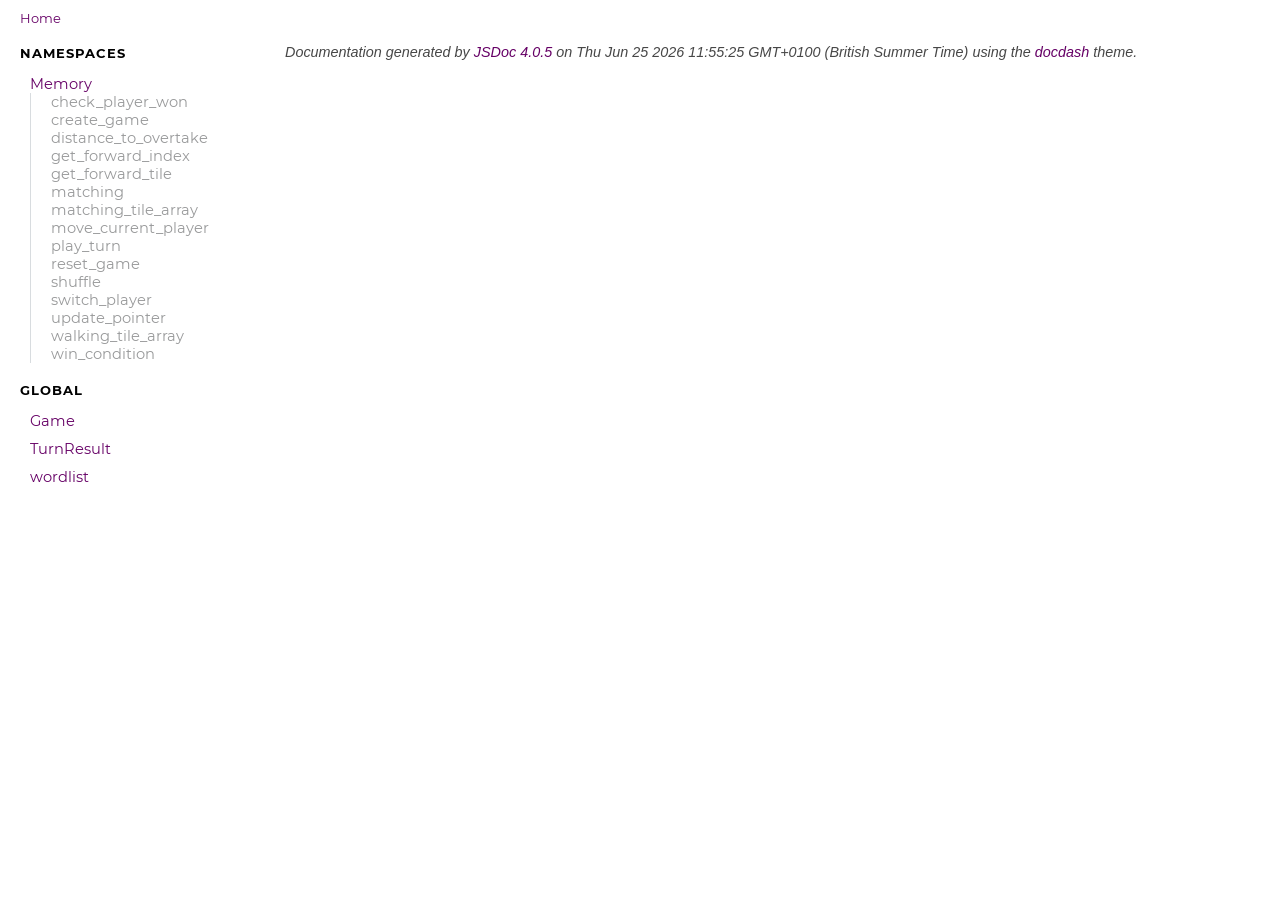
<file: docs/index.html>
<!DOCTYPE html>
<html lang="en">
<head>
    
    <meta charset="utf-8">
    <title>Home - Documentation</title>
    
    
    <script src="scripts/prettify/prettify.js"></script>
    <script src="scripts/prettify/lang-css.js"></script>
    <!--[if lt IE 9]>
      <script src="//html5shiv.googlecode.com/svn/trunk/html5.js"></script>
    <![endif]-->
    <link type="text/css" rel="stylesheet" href="styles/prettify.css">
    <link type="text/css" rel="stylesheet" href="styles/jsdoc.css">
    <script src="scripts/nav.js" defer></script>
    
    <meta name="viewport" content="width=device-width, initial-scale=1.0">
</head>
<body>

<input type="checkbox" id="nav-trigger" class="nav-trigger" />
<label for="nav-trigger" class="navicon-button x">
  <div class="navicon"></div>
</label>

<label for="nav-trigger" class="overlay"></label>

<nav >
    
    
    <h2><a href="index.html">Home</a></h2><h3>Namespaces</h3><ul><li><a href="Memory.html">Memory</a><ul class='methods'><li data-type='method'><a href="Memory.html#.check_player_won">check_player_won</a></li><li data-type='method'><a href="Memory.html#.create_game">create_game</a></li><li data-type='method'><a href="Memory.html#.distance_to_overtake">distance_to_overtake</a></li><li data-type='method'><a href="Memory.html#.get_forward_index">get_forward_index</a></li><li data-type='method'><a href="Memory.html#.get_forward_tile">get_forward_tile</a></li><li data-type='method'><a href="Memory.html#.matching">matching</a></li><li data-type='method'><a href="Memory.html#.matching_tile_array">matching_tile_array</a></li><li data-type='method'><a href="Memory.html#.move_current_player">move_current_player</a></li><li data-type='method'><a href="Memory.html#.play_turn">play_turn</a></li><li data-type='method'><a href="Memory.html#.reset_game">reset_game</a></li><li data-type='method'><a href="Memory.html#.shuffle">shuffle</a></li><li data-type='method'><a href="Memory.html#.switch_player">switch_player</a></li><li data-type='method'><a href="Memory.html#.update_pointer">update_pointer</a></li><li data-type='method'><a href="Memory.html#.walking_tile_array">walking_tile_array</a></li><li data-type='method'><a href="Memory.html#.win_condition">win_condition</a></li></ul></li></ul><h3>Global</h3><ul><li><a href="global.html#Game">Game</a></li><li><a href="global.html#TurnResult">TurnResult</a></li><li><a href="global.html#wordlist">wordlist</a></li></ul>
    
</nav>

<div id="main">
    

    



    


    <section class="package">
        <h3> </h3>		
    </section>









    








    
    
</div>

<br class="clear">

<footer>
    Documentation generated by <a href="https://github.com/jsdoc3/jsdoc">JSDoc 4.0.5</a> on Thu Jun 25 2026 11:55:25 GMT+0100 (British Summer Time) using the <a href="https://github.com/clenemt/docdash">docdash</a> theme.
</footer>

<script>prettyPrint();</script>
<script src="scripts/polyfill.js"></script>
<script src="scripts/linenumber.js"></script>



    <link type="text/css" rel="stylesheet" href="custom.css">
    
</body>
</html>
</file>
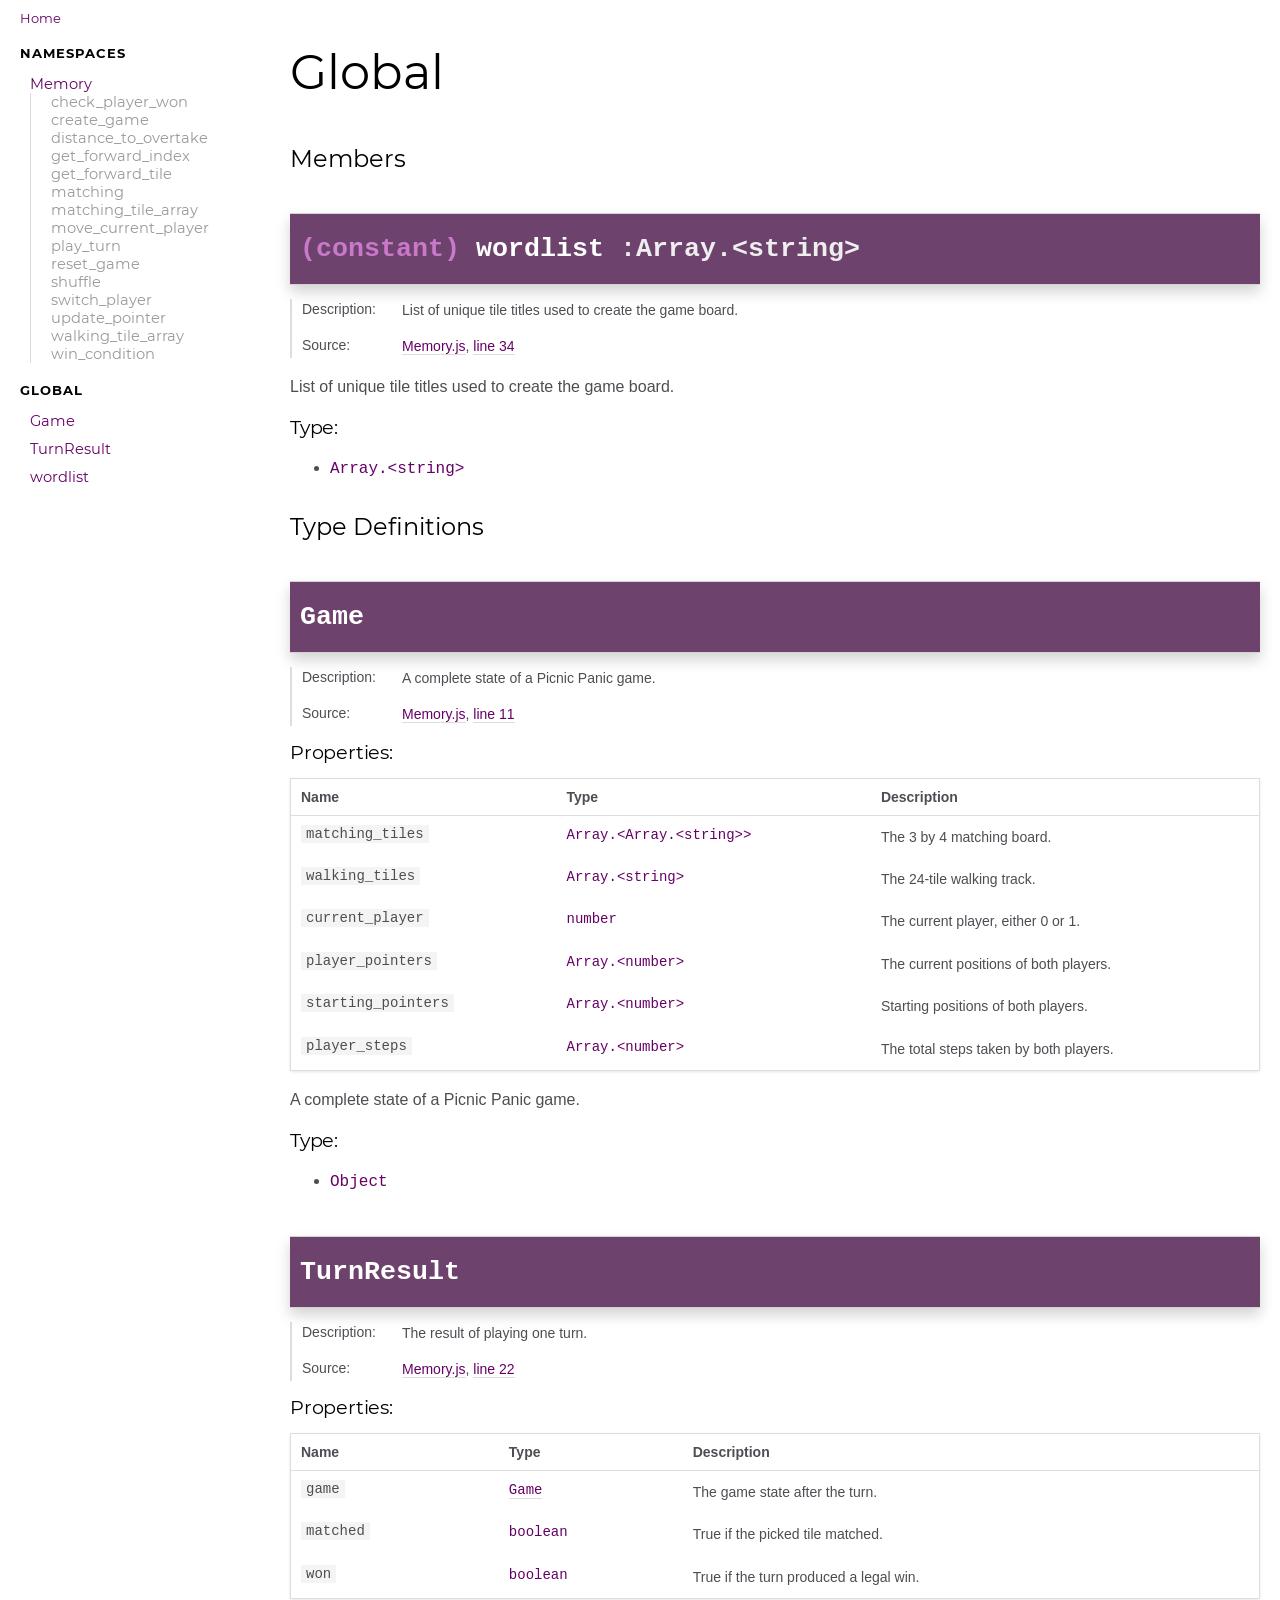
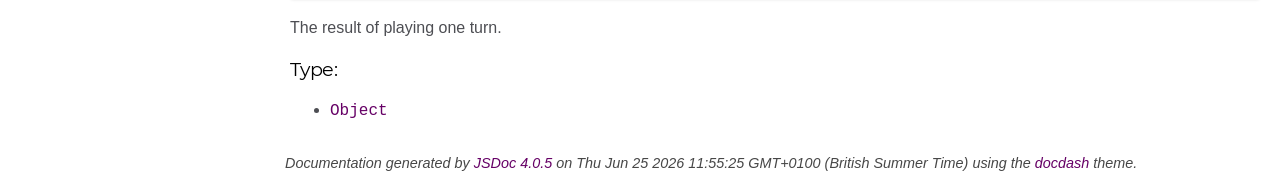
<file: docs/global.html>
<!DOCTYPE html>
<html lang="en">
<head>
    
    <meta charset="utf-8">
    <title>Global - Documentation</title>
    
    
    <script src="scripts/prettify/prettify.js"></script>
    <script src="scripts/prettify/lang-css.js"></script>
    <!--[if lt IE 9]>
      <script src="//html5shiv.googlecode.com/svn/trunk/html5.js"></script>
    <![endif]-->
    <link type="text/css" rel="stylesheet" href="styles/prettify.css">
    <link type="text/css" rel="stylesheet" href="styles/jsdoc.css">
    <script src="scripts/nav.js" defer></script>
    
    <meta name="viewport" content="width=device-width, initial-scale=1.0">
</head>
<body>

<input type="checkbox" id="nav-trigger" class="nav-trigger" />
<label for="nav-trigger" class="navicon-button x">
  <div class="navicon"></div>
</label>

<label for="nav-trigger" class="overlay"></label>

<nav >
    
    
    <h2><a href="index.html">Home</a></h2><h3>Namespaces</h3><ul><li><a href="Memory.html">Memory</a><ul class='methods'><li data-type='method'><a href="Memory.html#.check_player_won">check_player_won</a></li><li data-type='method'><a href="Memory.html#.create_game">create_game</a></li><li data-type='method'><a href="Memory.html#.distance_to_overtake">distance_to_overtake</a></li><li data-type='method'><a href="Memory.html#.get_forward_index">get_forward_index</a></li><li data-type='method'><a href="Memory.html#.get_forward_tile">get_forward_tile</a></li><li data-type='method'><a href="Memory.html#.matching">matching</a></li><li data-type='method'><a href="Memory.html#.matching_tile_array">matching_tile_array</a></li><li data-type='method'><a href="Memory.html#.move_current_player">move_current_player</a></li><li data-type='method'><a href="Memory.html#.play_turn">play_turn</a></li><li data-type='method'><a href="Memory.html#.reset_game">reset_game</a></li><li data-type='method'><a href="Memory.html#.shuffle">shuffle</a></li><li data-type='method'><a href="Memory.html#.switch_player">switch_player</a></li><li data-type='method'><a href="Memory.html#.update_pointer">update_pointer</a></li><li data-type='method'><a href="Memory.html#.walking_tile_array">walking_tile_array</a></li><li data-type='method'><a href="Memory.html#.win_condition">win_condition</a></li></ul></li></ul><h3>Global</h3><ul><li><a href="global.html#Game">Game</a></li><li><a href="global.html#TurnResult">TurnResult</a></li><li><a href="global.html#wordlist">wordlist</a></li></ul>
    
</nav>

<div id="main">
    
    <h1 class="page-title">Global</h1>
    

    




<section>

<header>
    
        <h2>
        
            
        
        </h2>
        
    
</header>

<article>
    
        <div class="container-overview">
        
            

<dl class="details">
    

    

    

    

    

    

    

    

    

    

    

    

    

    

    

    

    
</dl>




            

            
        
        </div>
    

    

    

    
    
    

     

    

    
        <h3 class="subsection-title">Members</h3>

        
            
<h4 class="name" id="wordlist"><span class="type-signature type-signature-constant">(constant) </span>wordlist<span class="type-signature"> :Array.&lt;string></span></h4>





<dl class="details">
    
    <dt class="tag-description">Description:</dt>
    <dd class="tag-description"><ul class="dummy"><li><p>List of unique tile titles used to create the game board.</p></li></ul></dd>
    

    
    <dt class="tag-source">Source:</dt>
    <dd class="tag-source"><ul class="dummy"><li>
        <a href="Memory.js.html">Memory.js</a>, <a href="Memory.js.html#line34">line 34</a>
    </li></ul></dd>
    

    

    

    

    

    

    

    

    

    

    

    

    

    

    

    
</dl>





<div class="description usertext">
    <p>List of unique tile titles used to create the game board.</p>
</div>



    <h5 class="h5-types">Type:</h5>
    <ul>
        <li>
            
<span class="param-type">Array.&lt;string></span>



        </li>
    </ul>






        
    

    

    
        <h3 class="subsection-title">Type Definitions</h3>

        
                
<h4 class="name" id="Game">Game</h4>





<dl class="details">
    
    <dt class="tag-description">Description:</dt>
    <dd class="tag-description"><ul class="dummy"><li><p>A complete state of a Picnic Panic game.</p></li></ul></dd>
    

    
    <dt class="tag-source">Source:</dt>
    <dd class="tag-source"><ul class="dummy"><li>
        <a href="Memory.js.html">Memory.js</a>, <a href="Memory.js.html#line11">line 11</a>
    </li></ul></dd>
    

    

    

    

    

    

    

    

    

    

    

    

    

    

    

    
</dl>



    <h5 class="subsection-title">Properties:</h5>

    

<table class="props">
    <thead>
    <tr>
        
        <th>Name</th>
        

        <th>Type</th>

        

        

        <th class="last">Description</th>
    </tr>
    </thead>

    <tbody>
    

        <tr>
            
                <td class="name"><code>matching_tiles</code></td>
            

            <td class="type">
            
                
<span class="param-type">Array.&lt;Array.&lt;string>></span>



            
            </td>

            

            

            <td class="description last"><p>The 3 by 4 matching board.</p></td>
        </tr>

    

        <tr>
            
                <td class="name"><code>walking_tiles</code></td>
            

            <td class="type">
            
                
<span class="param-type">Array.&lt;string></span>



            
            </td>

            

            

            <td class="description last"><p>The 24-tile walking track.</p></td>
        </tr>

    

        <tr>
            
                <td class="name"><code>current_player</code></td>
            

            <td class="type">
            
                
<span class="param-type">number</span>



            
            </td>

            

            

            <td class="description last"><p>The current player, either 0 or 1.</p></td>
        </tr>

    

        <tr>
            
                <td class="name"><code>player_pointers</code></td>
            

            <td class="type">
            
                
<span class="param-type">Array.&lt;number></span>



            
            </td>

            

            

            <td class="description last"><p>The current positions of both players.</p></td>
        </tr>

    

        <tr>
            
                <td class="name"><code>starting_pointers</code></td>
            

            <td class="type">
            
                
<span class="param-type">Array.&lt;number></span>



            
            </td>

            

            

            <td class="description last"><p>Starting positions of both players.</p></td>
        </tr>

    

        <tr>
            
                <td class="name"><code>player_steps</code></td>
            

            <td class="type">
            
                
<span class="param-type">Array.&lt;number></span>



            
            </td>

            

            

            <td class="description last"><p>The total steps taken by both players.</p></td>
        </tr>

    
    </tbody>
</table>






<div class="description usertext">
    <p>A complete state of a Picnic Panic game.</p>
</div>



    <h5 class="h5-types">Type:</h5>
    <ul>
        <li>
            
<span class="param-type">Object</span>



        </li>
    </ul>






            
                
<h4 class="name" id="TurnResult">TurnResult</h4>





<dl class="details">
    
    <dt class="tag-description">Description:</dt>
    <dd class="tag-description"><ul class="dummy"><li><p>The result of playing one turn.</p></li></ul></dd>
    

    
    <dt class="tag-source">Source:</dt>
    <dd class="tag-source"><ul class="dummy"><li>
        <a href="Memory.js.html">Memory.js</a>, <a href="Memory.js.html#line22">line 22</a>
    </li></ul></dd>
    

    

    

    

    

    

    

    

    

    

    

    

    

    

    

    
</dl>



    <h5 class="subsection-title">Properties:</h5>

    

<table class="props">
    <thead>
    <tr>
        
        <th>Name</th>
        

        <th>Type</th>

        

        

        <th class="last">Description</th>
    </tr>
    </thead>

    <tbody>
    

        <tr>
            
                <td class="name"><code>game</code></td>
            

            <td class="type">
            
                
<span class="param-type"><a href="global.html#Game">Game</a></span>



            
            </td>

            

            

            <td class="description last"><p>The game state after the turn.</p></td>
        </tr>

    

        <tr>
            
                <td class="name"><code>matched</code></td>
            

            <td class="type">
            
                
<span class="param-type">boolean</span>



            
            </td>

            

            

            <td class="description last"><p>True if the picked tile matched.</p></td>
        </tr>

    

        <tr>
            
                <td class="name"><code>won</code></td>
            

            <td class="type">
            
                
<span class="param-type">boolean</span>



            
            </td>

            

            

            <td class="description last"><p>True if the turn produced a legal win.</p></td>
        </tr>

    
    </tbody>
</table>






<div class="description usertext">
    <p>The result of playing one turn.</p>
</div>



    <h5 class="h5-types">Type:</h5>
    <ul>
        <li>
            
<span class="param-type">Object</span>



        </li>
    </ul>






            
    

    
</article>

</section>




    
    
</div>

<br class="clear">

<footer>
    Documentation generated by <a href="https://github.com/jsdoc3/jsdoc">JSDoc 4.0.5</a> on Thu Jun 25 2026 11:55:25 GMT+0100 (British Summer Time) using the <a href="https://github.com/clenemt/docdash">docdash</a> theme.
</footer>

<script>prettyPrint();</script>
<script src="scripts/polyfill.js"></script>
<script src="scripts/linenumber.js"></script>



    <link type="text/css" rel="stylesheet" href="custom.css">
    
</body>
</html>
</file>
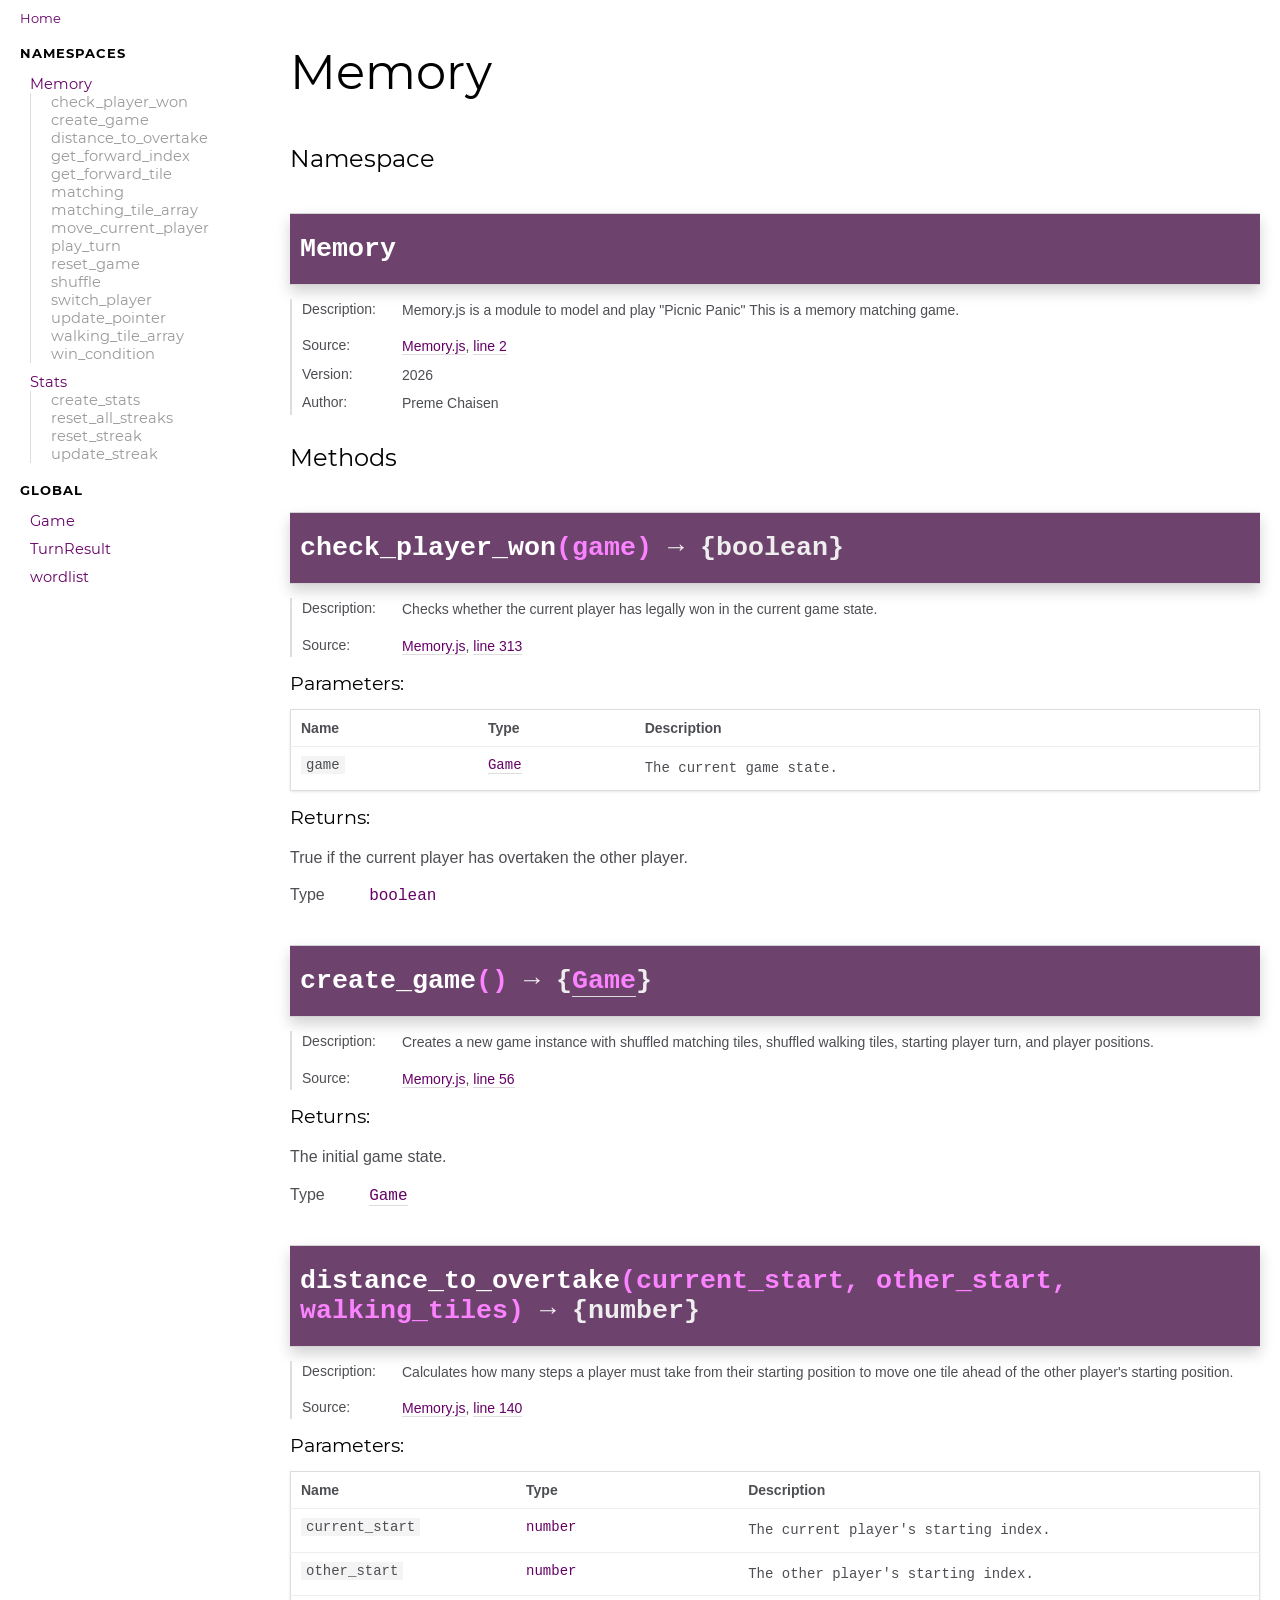
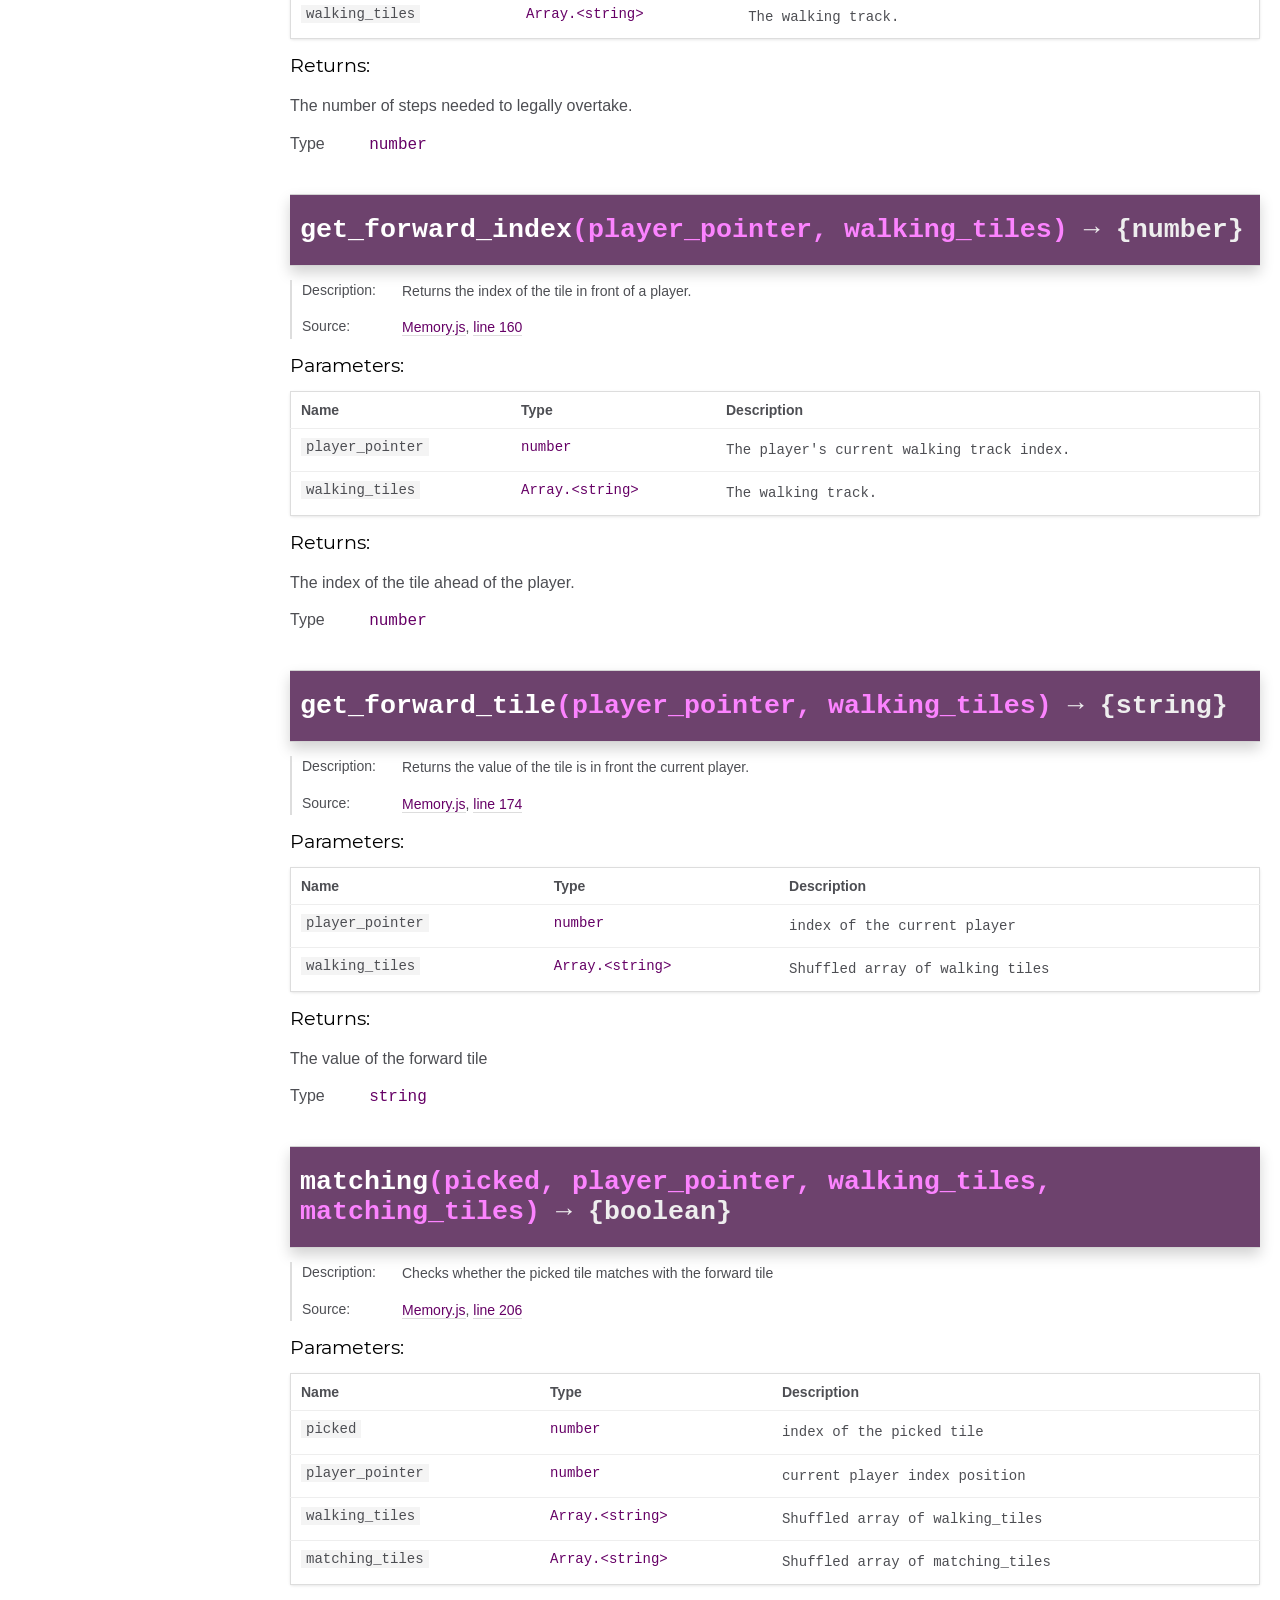
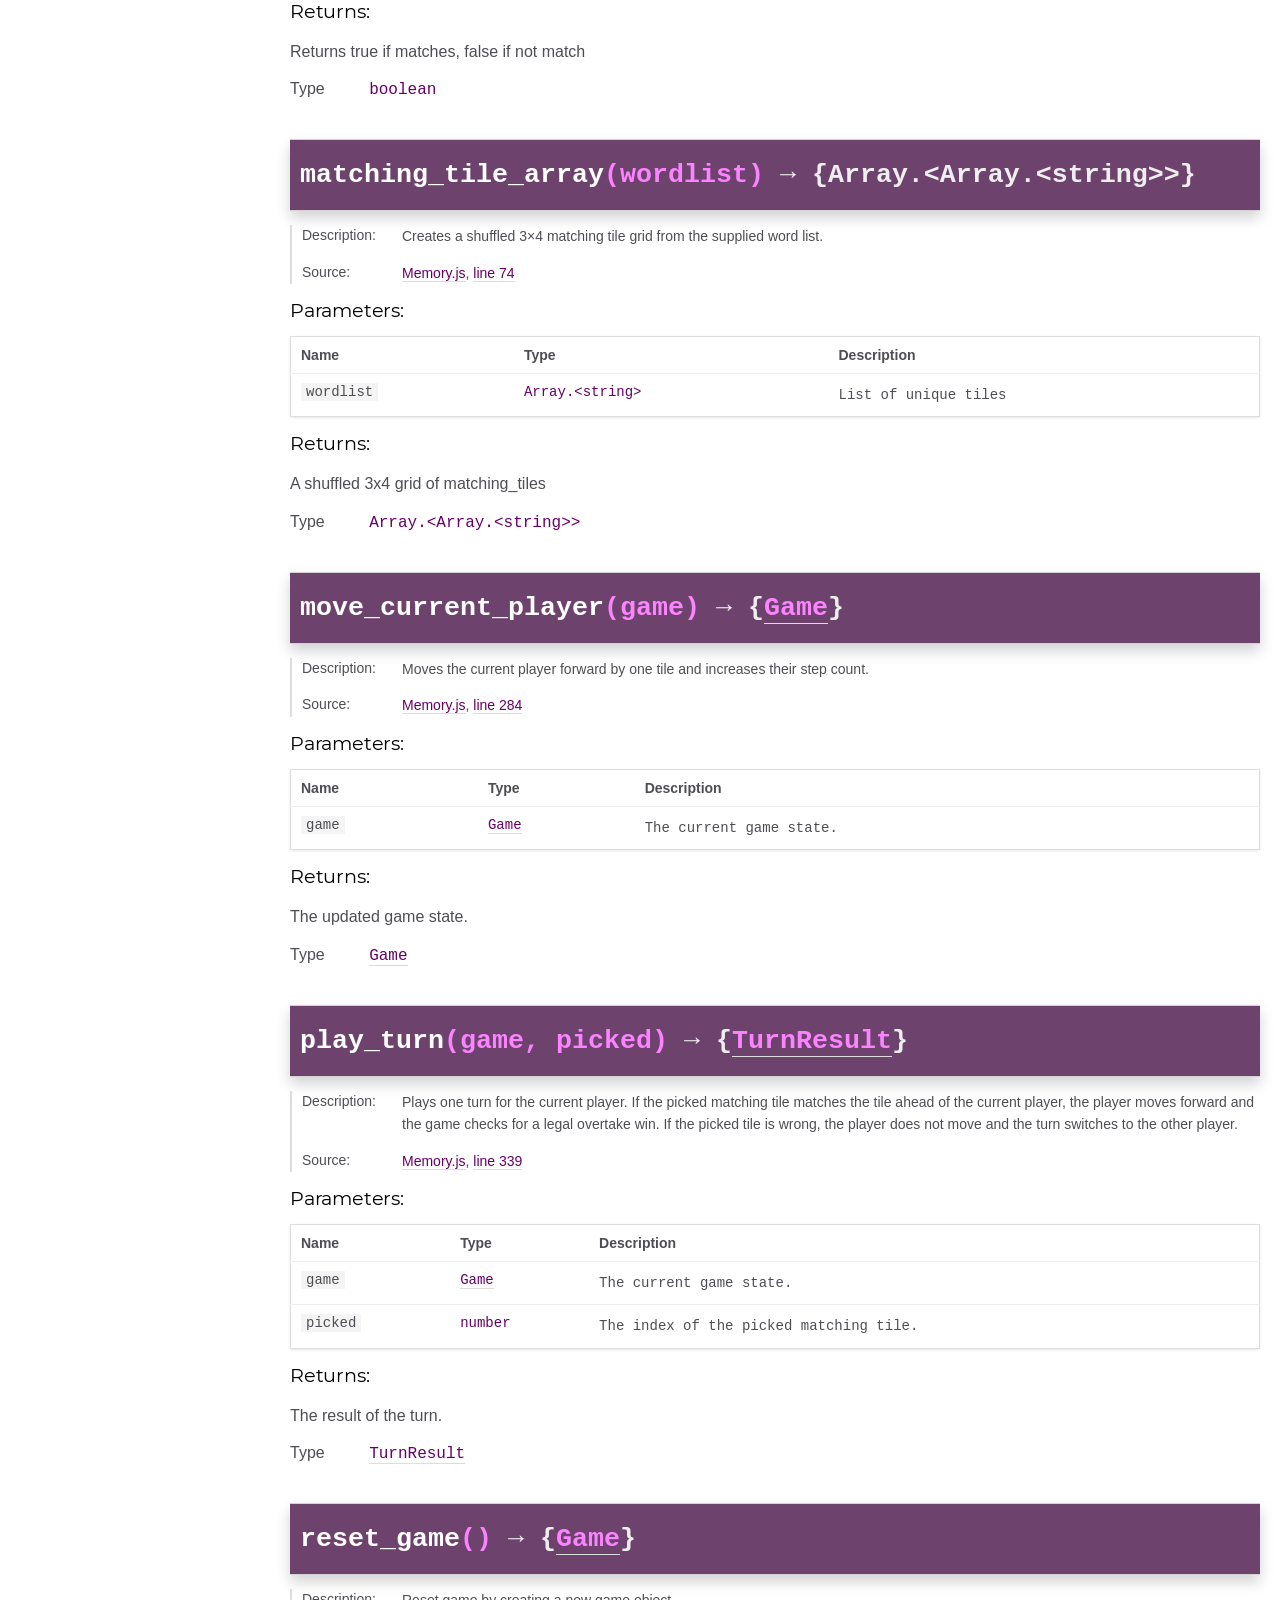
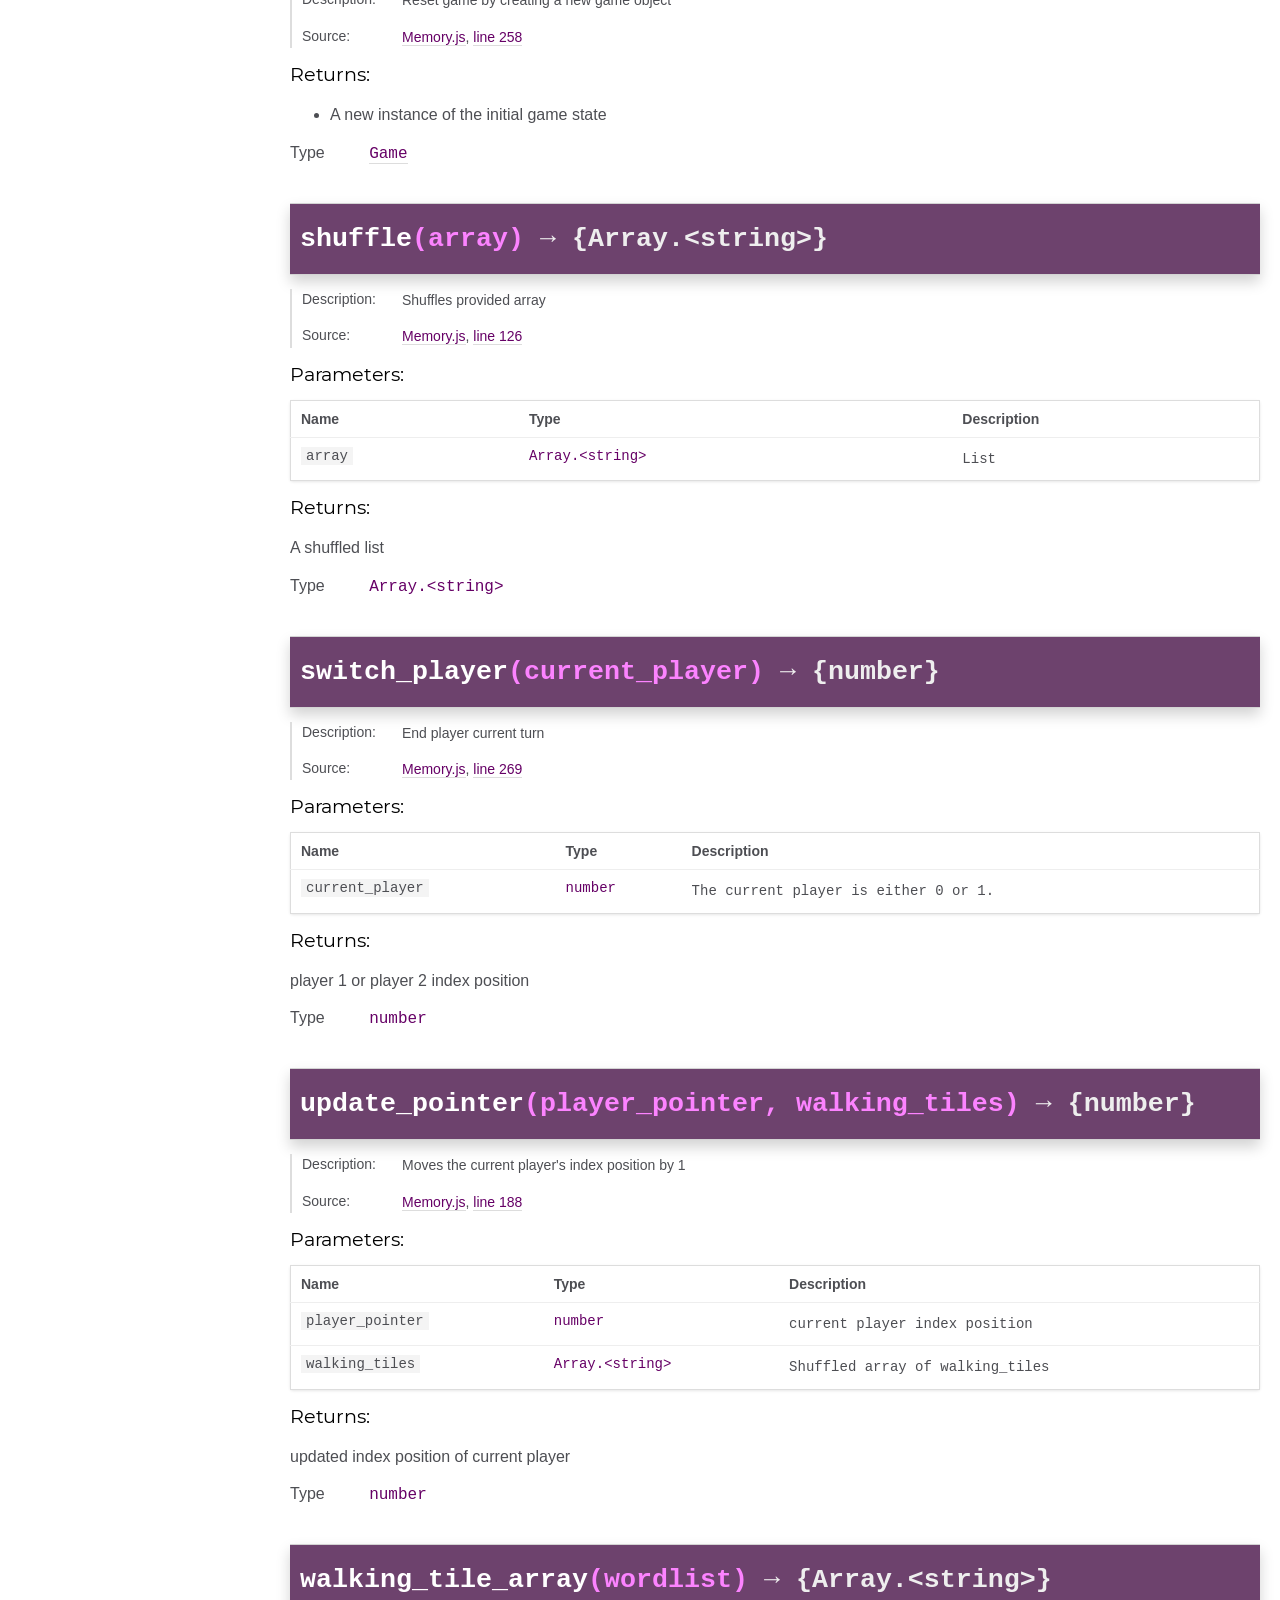
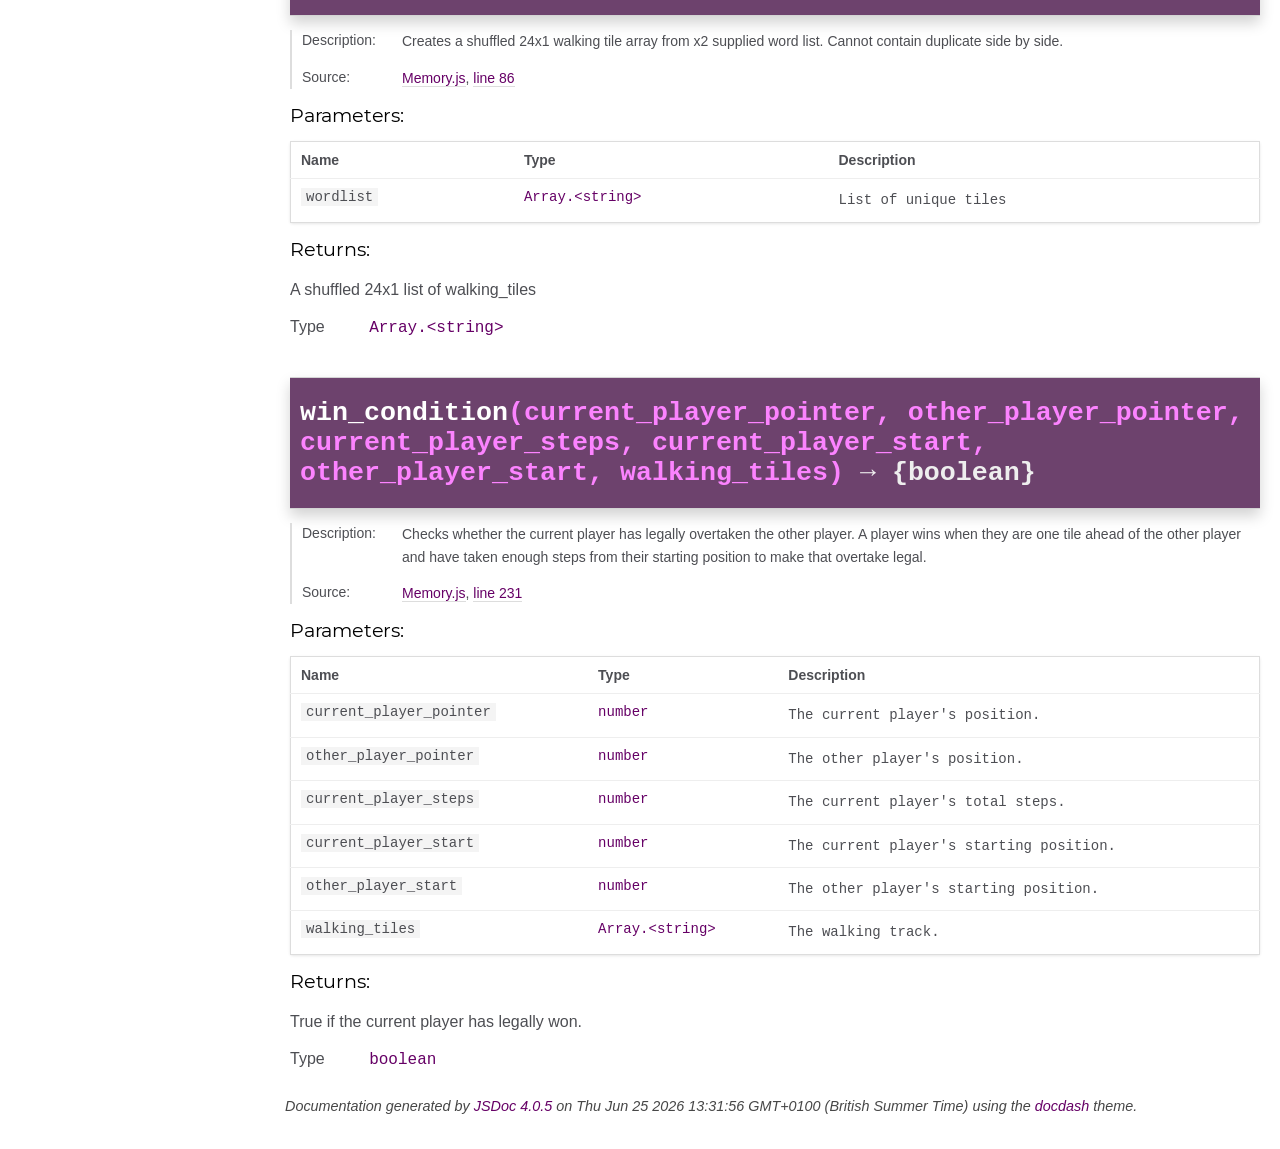
<file: docs/Memory.html>
<!DOCTYPE html>
<html lang="en">
<head>
    
    <meta charset="utf-8">
    <title>Memory - Documentation</title>
    
    
    <script src="scripts/prettify/prettify.js"></script>
    <script src="scripts/prettify/lang-css.js"></script>
    <!--[if lt IE 9]>
      <script src="//html5shiv.googlecode.com/svn/trunk/html5.js"></script>
    <![endif]-->
    <link type="text/css" rel="stylesheet" href="styles/prettify.css">
    <link type="text/css" rel="stylesheet" href="styles/jsdoc.css">
    <script src="scripts/nav.js" defer></script>
    
    <meta name="viewport" content="width=device-width, initial-scale=1.0">
</head>
<body>

<input type="checkbox" id="nav-trigger" class="nav-trigger" />
<label for="nav-trigger" class="navicon-button x">
  <div class="navicon"></div>
</label>

<label for="nav-trigger" class="overlay"></label>

<nav >
    
    
    <h2><a href="index.html">Home</a></h2><h3>Namespaces</h3><ul><li><a href="Memory.html">Memory</a><ul class='methods'><li data-type='method'><a href="Memory.html#.check_player_won">check_player_won</a></li><li data-type='method'><a href="Memory.html#.create_game">create_game</a></li><li data-type='method'><a href="Memory.html#.distance_to_overtake">distance_to_overtake</a></li><li data-type='method'><a href="Memory.html#.get_forward_index">get_forward_index</a></li><li data-type='method'><a href="Memory.html#.get_forward_tile">get_forward_tile</a></li><li data-type='method'><a href="Memory.html#.matching">matching</a></li><li data-type='method'><a href="Memory.html#.matching_tile_array">matching_tile_array</a></li><li data-type='method'><a href="Memory.html#.move_current_player">move_current_player</a></li><li data-type='method'><a href="Memory.html#.play_turn">play_turn</a></li><li data-type='method'><a href="Memory.html#.reset_game">reset_game</a></li><li data-type='method'><a href="Memory.html#.shuffle">shuffle</a></li><li data-type='method'><a href="Memory.html#.switch_player">switch_player</a></li><li data-type='method'><a href="Memory.html#.update_pointer">update_pointer</a></li><li data-type='method'><a href="Memory.html#.walking_tile_array">walking_tile_array</a></li><li data-type='method'><a href="Memory.html#.win_condition">win_condition</a></li></ul></li><li><a href="Stats.html">Stats</a><ul class='methods'><li data-type='method'><a href="Stats.html#.create_stats">create_stats</a></li><li data-type='method'><a href="Stats.html#.reset_all_streaks">reset_all_streaks</a></li><li data-type='method'><a href="Stats.html#.reset_streak">reset_streak</a></li><li data-type='method'><a href="Stats.html#.update_streak">update_streak</a></li></ul></li></ul><h3>Global</h3><ul><li><a href="global.html#Game">Game</a></li><li><a href="global.html#TurnResult">TurnResult</a></li><li><a href="global.html#wordlist">wordlist</a></li></ul>
    
</nav>

<div id="main">
    
    <h1 class="page-title">Memory</h1>
    

    




<section>

<header>
    
        <h2>
        
            Namespace
        
        </h2>
        
    
</header>

<article>
    
        <div class="container-overview">
        
            


    

    <h4 class="name" id="Memory">Memory</h4>

    




<dl class="details">
    
    <dt class="tag-description">Description:</dt>
    <dd class="tag-description"><ul class="dummy"><li><p>Memory.js is a module to model and play &quot;Picnic Panic&quot;
This is a memory matching game.</p></li></ul></dd>
    

    
    <dt class="tag-source">Source:</dt>
    <dd class="tag-source"><ul class="dummy"><li>
        <a href="Memory.js.html">Memory.js</a>, <a href="Memory.js.html#line2">line 2</a>
    </li></ul></dd>
    

    
    <dt class="tag-version">Version:</dt>
    <dd class="tag-version"><ul class="dummy"><li>2026</li></ul></dd>
    

    

    

    

    

    

    

    

    
    <dt class="tag-author">Author:</dt>
    <dd class="tag-author">
        <ul>
            <li>Preme Chaisen</li>
        </ul>
    </dd>
    

    

    

    

    

    

    
</dl>






























        
        </div>
    

    

    

    
    
    

     

    

    

    
        <h3 class="subsection-title">Methods</h3>

        
            

    

    <h4 class="name" id=".check_player_won"><span class="type-signature type-signature-static">(static) </span>check_player_won<span class="signature">(game)</span><span class="type-signature"> &rarr; {boolean}</span></h4>

    




<dl class="details">
    
    <dt class="tag-description">Description:</dt>
    <dd class="tag-description"><ul class="dummy"><li><p>Checks whether the current player has legally won in the current game state.</p></li></ul></dd>
    

    
    <dt class="tag-source">Source:</dt>
    <dd class="tag-source"><ul class="dummy"><li>
        <a href="Memory.js.html">Memory.js</a>, <a href="Memory.js.html#line313">line 313</a>
    </li></ul></dd>
    

    

    

    

    

    

    

    

    

    

    

    

    

    

    

    
</dl>













    <h5 class="h5-parameters">Parameters:</h5>
    

<table class="params">
    <thead>
    <tr>
        
        <th>Name</th>
        

        <th>Type</th>

        

        

        <th class="last">Description</th>
    </tr>
    </thead>

    <tbody>
    

        <tr>
            
                <td class="name"><code>game</code></td>
            

            <td class="type">
            
                
<span class="param-type"><a href="global.html#Game">Game</a></span>



            
            </td>

            

            

            <td class="description last"><p>The current game state.</p></td>
        </tr>

    
    </tbody>
</table>
















<h5 class="h5-returns">Returns:</h5>

        
<div class="param-desc">
    <p>True if the current player has overtaken the other player.</p>
</div>



<dl class="param-type">
    <dt>
        Type
    </dt>
    <dd>
        
<span class="param-type">boolean</span>



    </dd>
</dl>

    



        
            

    

    <h4 class="name" id=".create_game"><span class="type-signature type-signature-static">(static) </span>create_game<span class="signature">()</span><span class="type-signature"> &rarr; {<a href="global.html#Game">Game</a>}</span></h4>

    




<dl class="details">
    
    <dt class="tag-description">Description:</dt>
    <dd class="tag-description"><ul class="dummy"><li><p>Creates a new game instance with shuffled matching tiles,
shuffled walking tiles, starting player turn, and player positions.</p></li></ul></dd>
    

    
    <dt class="tag-source">Source:</dt>
    <dd class="tag-source"><ul class="dummy"><li>
        <a href="Memory.js.html">Memory.js</a>, <a href="Memory.js.html#line56">line 56</a>
    </li></ul></dd>
    

    

    

    

    

    

    

    

    

    

    

    

    

    

    

    
</dl>



























<h5 class="h5-returns">Returns:</h5>

        
<div class="param-desc">
    <p>The initial game state.</p>
</div>



<dl class="param-type">
    <dt>
        Type
    </dt>
    <dd>
        
<span class="param-type"><a href="global.html#Game">Game</a></span>



    </dd>
</dl>

    



        
            

    

    <h4 class="name" id=".distance_to_overtake"><span class="type-signature type-signature-static">(static) </span>distance_to_overtake<span class="signature">(current_start, other_start, walking_tiles)</span><span class="type-signature"> &rarr; {number}</span></h4>

    




<dl class="details">
    
    <dt class="tag-description">Description:</dt>
    <dd class="tag-description"><ul class="dummy"><li><p>Calculates how many steps a player must take from their starting position
to move one tile ahead of the other player's starting position.</p></li></ul></dd>
    

    
    <dt class="tag-source">Source:</dt>
    <dd class="tag-source"><ul class="dummy"><li>
        <a href="Memory.js.html">Memory.js</a>, <a href="Memory.js.html#line140">line 140</a>
    </li></ul></dd>
    

    

    

    

    

    

    

    

    

    

    

    

    

    

    

    
</dl>













    <h5 class="h5-parameters">Parameters:</h5>
    

<table class="params">
    <thead>
    <tr>
        
        <th>Name</th>
        

        <th>Type</th>

        

        

        <th class="last">Description</th>
    </tr>
    </thead>

    <tbody>
    

        <tr>
            
                <td class="name"><code>current_start</code></td>
            

            <td class="type">
            
                
<span class="param-type">number</span>



            
            </td>

            

            

            <td class="description last"><p>The current player's starting index.</p></td>
        </tr>

    

        <tr>
            
                <td class="name"><code>other_start</code></td>
            

            <td class="type">
            
                
<span class="param-type">number</span>



            
            </td>

            

            

            <td class="description last"><p>The other player's starting index.</p></td>
        </tr>

    

        <tr>
            
                <td class="name"><code>walking_tiles</code></td>
            

            <td class="type">
            
                
<span class="param-type">Array.&lt;string></span>



            
            </td>

            

            

            <td class="description last"><p>The walking track.</p></td>
        </tr>

    
    </tbody>
</table>
















<h5 class="h5-returns">Returns:</h5>

        
<div class="param-desc">
    <p>The number of steps needed to legally overtake.</p>
</div>



<dl class="param-type">
    <dt>
        Type
    </dt>
    <dd>
        
<span class="param-type">number</span>



    </dd>
</dl>

    



        
            

    

    <h4 class="name" id=".get_forward_index"><span class="type-signature type-signature-static">(static) </span>get_forward_index<span class="signature">(player_pointer, walking_tiles)</span><span class="type-signature"> &rarr; {number}</span></h4>

    




<dl class="details">
    
    <dt class="tag-description">Description:</dt>
    <dd class="tag-description"><ul class="dummy"><li><p>Returns the index of the tile in front of a player.</p></li></ul></dd>
    

    
    <dt class="tag-source">Source:</dt>
    <dd class="tag-source"><ul class="dummy"><li>
        <a href="Memory.js.html">Memory.js</a>, <a href="Memory.js.html#line160">line 160</a>
    </li></ul></dd>
    

    

    

    

    

    

    

    

    

    

    

    

    

    

    

    
</dl>













    <h5 class="h5-parameters">Parameters:</h5>
    

<table class="params">
    <thead>
    <tr>
        
        <th>Name</th>
        

        <th>Type</th>

        

        

        <th class="last">Description</th>
    </tr>
    </thead>

    <tbody>
    

        <tr>
            
                <td class="name"><code>player_pointer</code></td>
            

            <td class="type">
            
                
<span class="param-type">number</span>



            
            </td>

            

            

            <td class="description last"><p>The player's current walking track index.</p></td>
        </tr>

    

        <tr>
            
                <td class="name"><code>walking_tiles</code></td>
            

            <td class="type">
            
                
<span class="param-type">Array.&lt;string></span>



            
            </td>

            

            

            <td class="description last"><p>The walking track.</p></td>
        </tr>

    
    </tbody>
</table>
















<h5 class="h5-returns">Returns:</h5>

        
<div class="param-desc">
    <p>The index of the tile ahead of the player.</p>
</div>



<dl class="param-type">
    <dt>
        Type
    </dt>
    <dd>
        
<span class="param-type">number</span>



    </dd>
</dl>

    



        
            

    

    <h4 class="name" id=".get_forward_tile"><span class="type-signature type-signature-static">(static) </span>get_forward_tile<span class="signature">(player_pointer, walking_tiles)</span><span class="type-signature"> &rarr; {string}</span></h4>

    




<dl class="details">
    
    <dt class="tag-description">Description:</dt>
    <dd class="tag-description"><ul class="dummy"><li><p>Returns the value of the tile is in front the current player.</p></li></ul></dd>
    

    
    <dt class="tag-source">Source:</dt>
    <dd class="tag-source"><ul class="dummy"><li>
        <a href="Memory.js.html">Memory.js</a>, <a href="Memory.js.html#line174">line 174</a>
    </li></ul></dd>
    

    

    

    

    

    

    

    

    

    

    

    

    

    

    

    
</dl>













    <h5 class="h5-parameters">Parameters:</h5>
    

<table class="params">
    <thead>
    <tr>
        
        <th>Name</th>
        

        <th>Type</th>

        

        

        <th class="last">Description</th>
    </tr>
    </thead>

    <tbody>
    

        <tr>
            
                <td class="name"><code>player_pointer</code></td>
            

            <td class="type">
            
                
<span class="param-type">number</span>



            
            </td>

            

            

            <td class="description last"><p>index of the current player</p></td>
        </tr>

    

        <tr>
            
                <td class="name"><code>walking_tiles</code></td>
            

            <td class="type">
            
                
<span class="param-type">Array.&lt;string></span>



            
            </td>

            

            

            <td class="description last"><p>Shuffled array of walking tiles</p></td>
        </tr>

    
    </tbody>
</table>
















<h5 class="h5-returns">Returns:</h5>

        
<div class="param-desc">
    <p>The value of the forward tile</p>
</div>



<dl class="param-type">
    <dt>
        Type
    </dt>
    <dd>
        
<span class="param-type">string</span>



    </dd>
</dl>

    



        
            

    

    <h4 class="name" id=".matching"><span class="type-signature type-signature-static">(static) </span>matching<span class="signature">(picked, player_pointer, walking_tiles, matching_tiles)</span><span class="type-signature"> &rarr; {boolean}</span></h4>

    




<dl class="details">
    
    <dt class="tag-description">Description:</dt>
    <dd class="tag-description"><ul class="dummy"><li><p>Checks whether the picked tile matches with the forward tile</p></li></ul></dd>
    

    
    <dt class="tag-source">Source:</dt>
    <dd class="tag-source"><ul class="dummy"><li>
        <a href="Memory.js.html">Memory.js</a>, <a href="Memory.js.html#line206">line 206</a>
    </li></ul></dd>
    

    

    

    

    

    

    

    

    

    

    

    

    

    

    

    
</dl>













    <h5 class="h5-parameters">Parameters:</h5>
    

<table class="params">
    <thead>
    <tr>
        
        <th>Name</th>
        

        <th>Type</th>

        

        

        <th class="last">Description</th>
    </tr>
    </thead>

    <tbody>
    

        <tr>
            
                <td class="name"><code>picked</code></td>
            

            <td class="type">
            
                
<span class="param-type">number</span>



            
            </td>

            

            

            <td class="description last"><p>index of the picked tile</p></td>
        </tr>

    

        <tr>
            
                <td class="name"><code>player_pointer</code></td>
            

            <td class="type">
            
                
<span class="param-type">number</span>



            
            </td>

            

            

            <td class="description last"><p>current player index position</p></td>
        </tr>

    

        <tr>
            
                <td class="name"><code>walking_tiles</code></td>
            

            <td class="type">
            
                
<span class="param-type">Array.&lt;string></span>



            
            </td>

            

            

            <td class="description last"><p>Shuffled array of walking_tiles</p></td>
        </tr>

    

        <tr>
            
                <td class="name"><code>matching_tiles</code></td>
            

            <td class="type">
            
                
<span class="param-type">Array.&lt;string></span>



            
            </td>

            

            

            <td class="description last"><p>Shuffled array of matching_tiles</p></td>
        </tr>

    
    </tbody>
</table>
















<h5 class="h5-returns">Returns:</h5>

        
<div class="param-desc">
    <p>Returns true if matches, false if not match</p>
</div>



<dl class="param-type">
    <dt>
        Type
    </dt>
    <dd>
        
<span class="param-type">boolean</span>



    </dd>
</dl>

    



        
            

    

    <h4 class="name" id=".matching_tile_array"><span class="type-signature type-signature-static">(static) </span>matching_tile_array<span class="signature">(wordlist)</span><span class="type-signature"> &rarr; {Array.&lt;Array.&lt;string>>}</span></h4>

    




<dl class="details">
    
    <dt class="tag-description">Description:</dt>
    <dd class="tag-description"><ul class="dummy"><li><p>Creates a shuffled 3×4 matching tile grid from the supplied word list.</p></li></ul></dd>
    

    
    <dt class="tag-source">Source:</dt>
    <dd class="tag-source"><ul class="dummy"><li>
        <a href="Memory.js.html">Memory.js</a>, <a href="Memory.js.html#line74">line 74</a>
    </li></ul></dd>
    

    

    

    

    

    

    

    

    

    

    

    

    

    

    

    
</dl>













    <h5 class="h5-parameters">Parameters:</h5>
    

<table class="params">
    <thead>
    <tr>
        
        <th>Name</th>
        

        <th>Type</th>

        

        

        <th class="last">Description</th>
    </tr>
    </thead>

    <tbody>
    

        <tr>
            
                <td class="name"><code>wordlist</code></td>
            

            <td class="type">
            
                
<span class="param-type">Array.&lt;string></span>



            
            </td>

            

            

            <td class="description last"><p>List of unique tiles</p></td>
        </tr>

    
    </tbody>
</table>
















<h5 class="h5-returns">Returns:</h5>

        
<div class="param-desc">
    <p>A shuffled 3x4 grid of matching_tiles</p>
</div>



<dl class="param-type">
    <dt>
        Type
    </dt>
    <dd>
        
<span class="param-type">Array.&lt;Array.&lt;string>></span>



    </dd>
</dl>

    



        
            

    

    <h4 class="name" id=".move_current_player"><span class="type-signature type-signature-static">(static) </span>move_current_player<span class="signature">(game)</span><span class="type-signature"> &rarr; {<a href="global.html#Game">Game</a>}</span></h4>

    




<dl class="details">
    
    <dt class="tag-description">Description:</dt>
    <dd class="tag-description"><ul class="dummy"><li><p>Moves the current player forward by one tile and increases their step count.</p></li></ul></dd>
    

    
    <dt class="tag-source">Source:</dt>
    <dd class="tag-source"><ul class="dummy"><li>
        <a href="Memory.js.html">Memory.js</a>, <a href="Memory.js.html#line284">line 284</a>
    </li></ul></dd>
    

    

    

    

    

    

    

    

    

    

    

    

    

    

    

    
</dl>













    <h5 class="h5-parameters">Parameters:</h5>
    

<table class="params">
    <thead>
    <tr>
        
        <th>Name</th>
        

        <th>Type</th>

        

        

        <th class="last">Description</th>
    </tr>
    </thead>

    <tbody>
    

        <tr>
            
                <td class="name"><code>game</code></td>
            

            <td class="type">
            
                
<span class="param-type"><a href="global.html#Game">Game</a></span>



            
            </td>

            

            

            <td class="description last"><p>The current game state.</p></td>
        </tr>

    
    </tbody>
</table>
















<h5 class="h5-returns">Returns:</h5>

        
<div class="param-desc">
    <p>The updated game state.</p>
</div>



<dl class="param-type">
    <dt>
        Type
    </dt>
    <dd>
        
<span class="param-type"><a href="global.html#Game">Game</a></span>



    </dd>
</dl>

    



        
            

    

    <h4 class="name" id=".play_turn"><span class="type-signature type-signature-static">(static) </span>play_turn<span class="signature">(game, picked)</span><span class="type-signature"> &rarr; {<a href="global.html#TurnResult">TurnResult</a>}</span></h4>

    




<dl class="details">
    
    <dt class="tag-description">Description:</dt>
    <dd class="tag-description"><ul class="dummy"><li><p>Plays one turn for the current player.
If the picked matching tile matches the tile ahead of the current player,
the player moves forward and the game checks for a legal overtake win.
If the picked tile is wrong, the player does not move and the turn switches
to the other player.</p></li></ul></dd>
    

    
    <dt class="tag-source">Source:</dt>
    <dd class="tag-source"><ul class="dummy"><li>
        <a href="Memory.js.html">Memory.js</a>, <a href="Memory.js.html#line339">line 339</a>
    </li></ul></dd>
    

    

    

    

    

    

    

    

    

    

    

    

    

    

    

    
</dl>













    <h5 class="h5-parameters">Parameters:</h5>
    

<table class="params">
    <thead>
    <tr>
        
        <th>Name</th>
        

        <th>Type</th>

        

        

        <th class="last">Description</th>
    </tr>
    </thead>

    <tbody>
    

        <tr>
            
                <td class="name"><code>game</code></td>
            

            <td class="type">
            
                
<span class="param-type"><a href="global.html#Game">Game</a></span>



            
            </td>

            

            

            <td class="description last"><p>The current game state.</p></td>
        </tr>

    

        <tr>
            
                <td class="name"><code>picked</code></td>
            

            <td class="type">
            
                
<span class="param-type">number</span>



            
            </td>

            

            

            <td class="description last"><p>The index of the picked matching tile.</p></td>
        </tr>

    
    </tbody>
</table>
















<h5 class="h5-returns">Returns:</h5>

        
<div class="param-desc">
    <p>The result of the turn.</p>
</div>



<dl class="param-type">
    <dt>
        Type
    </dt>
    <dd>
        
<span class="param-type"><a href="global.html#TurnResult">TurnResult</a></span>



    </dd>
</dl>

    



        
            

    

    <h4 class="name" id=".reset_game"><span class="type-signature type-signature-static">(static) </span>reset_game<span class="signature">()</span><span class="type-signature"> &rarr; {<a href="global.html#Game">Game</a>}</span></h4>

    




<dl class="details">
    
    <dt class="tag-description">Description:</dt>
    <dd class="tag-description"><ul class="dummy"><li><p>Reset game by creating a new game object</p></li></ul></dd>
    

    
    <dt class="tag-source">Source:</dt>
    <dd class="tag-source"><ul class="dummy"><li>
        <a href="Memory.js.html">Memory.js</a>, <a href="Memory.js.html#line258">line 258</a>
    </li></ul></dd>
    

    

    

    

    

    

    

    

    

    

    

    

    

    

    

    
</dl>



























<h5 class="h5-returns">Returns:</h5>

        
<div class="param-desc">
    <ul>
<li>A new instance of the initial game state</li>
</ul>
</div>



<dl class="param-type">
    <dt>
        Type
    </dt>
    <dd>
        
<span class="param-type"><a href="global.html#Game">Game</a></span>



    </dd>
</dl>

    



        
            

    

    <h4 class="name" id=".shuffle"><span class="type-signature type-signature-static">(static) </span>shuffle<span class="signature">(array)</span><span class="type-signature"> &rarr; {Array.&lt;string>}</span></h4>

    




<dl class="details">
    
    <dt class="tag-description">Description:</dt>
    <dd class="tag-description"><ul class="dummy"><li><p>Shuffles provided array</p></li></ul></dd>
    

    
    <dt class="tag-source">Source:</dt>
    <dd class="tag-source"><ul class="dummy"><li>
        <a href="Memory.js.html">Memory.js</a>, <a href="Memory.js.html#line126">line 126</a>
    </li></ul></dd>
    

    

    

    

    

    

    

    

    

    

    

    

    

    

    

    
</dl>













    <h5 class="h5-parameters">Parameters:</h5>
    

<table class="params">
    <thead>
    <tr>
        
        <th>Name</th>
        

        <th>Type</th>

        

        

        <th class="last">Description</th>
    </tr>
    </thead>

    <tbody>
    

        <tr>
            
                <td class="name"><code>array</code></td>
            

            <td class="type">
            
                
<span class="param-type">Array.&lt;string></span>



            
            </td>

            

            

            <td class="description last"><p>List</p></td>
        </tr>

    
    </tbody>
</table>
















<h5 class="h5-returns">Returns:</h5>

        
<div class="param-desc">
    <p>A shuffled list</p>
</div>



<dl class="param-type">
    <dt>
        Type
    </dt>
    <dd>
        
<span class="param-type">Array.&lt;string></span>



    </dd>
</dl>

    



        
            

    

    <h4 class="name" id=".switch_player"><span class="type-signature type-signature-static">(static) </span>switch_player<span class="signature">(current_player)</span><span class="type-signature"> &rarr; {number}</span></h4>

    




<dl class="details">
    
    <dt class="tag-description">Description:</dt>
    <dd class="tag-description"><ul class="dummy"><li><p>End player current turn</p></li></ul></dd>
    

    
    <dt class="tag-source">Source:</dt>
    <dd class="tag-source"><ul class="dummy"><li>
        <a href="Memory.js.html">Memory.js</a>, <a href="Memory.js.html#line269">line 269</a>
    </li></ul></dd>
    

    

    

    

    

    

    

    

    

    

    

    

    

    

    

    
</dl>













    <h5 class="h5-parameters">Parameters:</h5>
    

<table class="params">
    <thead>
    <tr>
        
        <th>Name</th>
        

        <th>Type</th>

        

        

        <th class="last">Description</th>
    </tr>
    </thead>

    <tbody>
    

        <tr>
            
                <td class="name"><code>current_player</code></td>
            

            <td class="type">
            
                
<span class="param-type">number</span>



            
            </td>

            

            

            <td class="description last"><p>The current player is either 0 or 1.</p></td>
        </tr>

    
    </tbody>
</table>
















<h5 class="h5-returns">Returns:</h5>

        
<div class="param-desc">
    <p>player 1 or player 2 index position</p>
</div>



<dl class="param-type">
    <dt>
        Type
    </dt>
    <dd>
        
<span class="param-type">number</span>



    </dd>
</dl>

    



        
            

    

    <h4 class="name" id=".update_pointer"><span class="type-signature type-signature-static">(static) </span>update_pointer<span class="signature">(player_pointer, walking_tiles)</span><span class="type-signature"> &rarr; {number}</span></h4>

    




<dl class="details">
    
    <dt class="tag-description">Description:</dt>
    <dd class="tag-description"><ul class="dummy"><li><p>Moves the current player's index position by 1</p></li></ul></dd>
    

    
    <dt class="tag-source">Source:</dt>
    <dd class="tag-source"><ul class="dummy"><li>
        <a href="Memory.js.html">Memory.js</a>, <a href="Memory.js.html#line188">line 188</a>
    </li></ul></dd>
    

    

    

    

    

    

    

    

    

    

    

    

    

    

    

    
</dl>













    <h5 class="h5-parameters">Parameters:</h5>
    

<table class="params">
    <thead>
    <tr>
        
        <th>Name</th>
        

        <th>Type</th>

        

        

        <th class="last">Description</th>
    </tr>
    </thead>

    <tbody>
    

        <tr>
            
                <td class="name"><code>player_pointer</code></td>
            

            <td class="type">
            
                
<span class="param-type">number</span>



            
            </td>

            

            

            <td class="description last"><p>current player index position</p></td>
        </tr>

    

        <tr>
            
                <td class="name"><code>walking_tiles</code></td>
            

            <td class="type">
            
                
<span class="param-type">Array.&lt;string></span>



            
            </td>

            

            

            <td class="description last"><p>Shuffled array of walking_tiles</p></td>
        </tr>

    
    </tbody>
</table>
















<h5 class="h5-returns">Returns:</h5>

        
<div class="param-desc">
    <p>updated index position of current player</p>
</div>



<dl class="param-type">
    <dt>
        Type
    </dt>
    <dd>
        
<span class="param-type">number</span>



    </dd>
</dl>

    



        
            

    

    <h4 class="name" id=".walking_tile_array"><span class="type-signature type-signature-static">(static) </span>walking_tile_array<span class="signature">(wordlist)</span><span class="type-signature"> &rarr; {Array.&lt;string>}</span></h4>

    




<dl class="details">
    
    <dt class="tag-description">Description:</dt>
    <dd class="tag-description"><ul class="dummy"><li><p>Creates a shuffled 24x1 walking tile array from x2 supplied word list.
Cannot contain duplicate side by side.</p></li></ul></dd>
    

    
    <dt class="tag-source">Source:</dt>
    <dd class="tag-source"><ul class="dummy"><li>
        <a href="Memory.js.html">Memory.js</a>, <a href="Memory.js.html#line86">line 86</a>
    </li></ul></dd>
    

    

    

    

    

    

    

    

    

    

    

    

    

    

    

    
</dl>













    <h5 class="h5-parameters">Parameters:</h5>
    

<table class="params">
    <thead>
    <tr>
        
        <th>Name</th>
        

        <th>Type</th>

        

        

        <th class="last">Description</th>
    </tr>
    </thead>

    <tbody>
    

        <tr>
            
                <td class="name"><code>wordlist</code></td>
            

            <td class="type">
            
                
<span class="param-type">Array.&lt;string></span>



            
            </td>

            

            

            <td class="description last"><p>List of unique tiles</p></td>
        </tr>

    
    </tbody>
</table>
















<h5 class="h5-returns">Returns:</h5>

        
<div class="param-desc">
    <p>A shuffled 24x1 list of walking_tiles</p>
</div>



<dl class="param-type">
    <dt>
        Type
    </dt>
    <dd>
        
<span class="param-type">Array.&lt;string></span>



    </dd>
</dl>

    



        
            

    

    <h4 class="name" id=".win_condition"><span class="type-signature type-signature-static">(static) </span>win_condition<span class="signature">(current_player_pointer, other_player_pointer, current_player_steps, current_player_start, other_player_start, walking_tiles)</span><span class="type-signature"> &rarr; {boolean}</span></h4>

    




<dl class="details">
    
    <dt class="tag-description">Description:</dt>
    <dd class="tag-description"><ul class="dummy"><li><p>Checks whether the current player has legally overtaken the other player.
A player wins when they are one tile ahead of the other player and have
taken enough steps from their starting position to make that overtake legal.</p></li></ul></dd>
    

    
    <dt class="tag-source">Source:</dt>
    <dd class="tag-source"><ul class="dummy"><li>
        <a href="Memory.js.html">Memory.js</a>, <a href="Memory.js.html#line231">line 231</a>
    </li></ul></dd>
    

    

    

    

    

    

    

    

    

    

    

    

    

    

    

    
</dl>













    <h5 class="h5-parameters">Parameters:</h5>
    

<table class="params">
    <thead>
    <tr>
        
        <th>Name</th>
        

        <th>Type</th>

        

        

        <th class="last">Description</th>
    </tr>
    </thead>

    <tbody>
    

        <tr>
            
                <td class="name"><code>current_player_pointer</code></td>
            

            <td class="type">
            
                
<span class="param-type">number</span>



            
            </td>

            

            

            <td class="description last"><p>The current player's position.</p></td>
        </tr>

    

        <tr>
            
                <td class="name"><code>other_player_pointer</code></td>
            

            <td class="type">
            
                
<span class="param-type">number</span>



            
            </td>

            

            

            <td class="description last"><p>The other player's position.</p></td>
        </tr>

    

        <tr>
            
                <td class="name"><code>current_player_steps</code></td>
            

            <td class="type">
            
                
<span class="param-type">number</span>



            
            </td>

            

            

            <td class="description last"><p>The current player's total steps.</p></td>
        </tr>

    

        <tr>
            
                <td class="name"><code>current_player_start</code></td>
            

            <td class="type">
            
                
<span class="param-type">number</span>



            
            </td>

            

            

            <td class="description last"><p>The current player's starting position.</p></td>
        </tr>

    

        <tr>
            
                <td class="name"><code>other_player_start</code></td>
            

            <td class="type">
            
                
<span class="param-type">number</span>



            
            </td>

            

            

            <td class="description last"><p>The other player's starting position.</p></td>
        </tr>

    

        <tr>
            
                <td class="name"><code>walking_tiles</code></td>
            

            <td class="type">
            
                
<span class="param-type">Array.&lt;string></span>



            
            </td>

            

            

            <td class="description last"><p>The walking track.</p></td>
        </tr>

    
    </tbody>
</table>
















<h5 class="h5-returns">Returns:</h5>

        
<div class="param-desc">
    <p>True if the current player has legally won.</p>
</div>



<dl class="param-type">
    <dt>
        Type
    </dt>
    <dd>
        
<span class="param-type">boolean</span>



    </dd>
</dl>

    



        
    

    

    
</article>

</section>




    
    
</div>

<br class="clear">

<footer>
    Documentation generated by <a href="https://github.com/jsdoc3/jsdoc">JSDoc 4.0.5</a> on Thu Jun 25 2026 13:31:56 GMT+0100 (British Summer Time) using the <a href="https://github.com/clenemt/docdash">docdash</a> theme.
</footer>

<script>prettyPrint();</script>
<script src="scripts/polyfill.js"></script>
<script src="scripts/linenumber.js"></script>



    <link type="text/css" rel="stylesheet" href="custom.css">
    
</body>
</html>
</file>
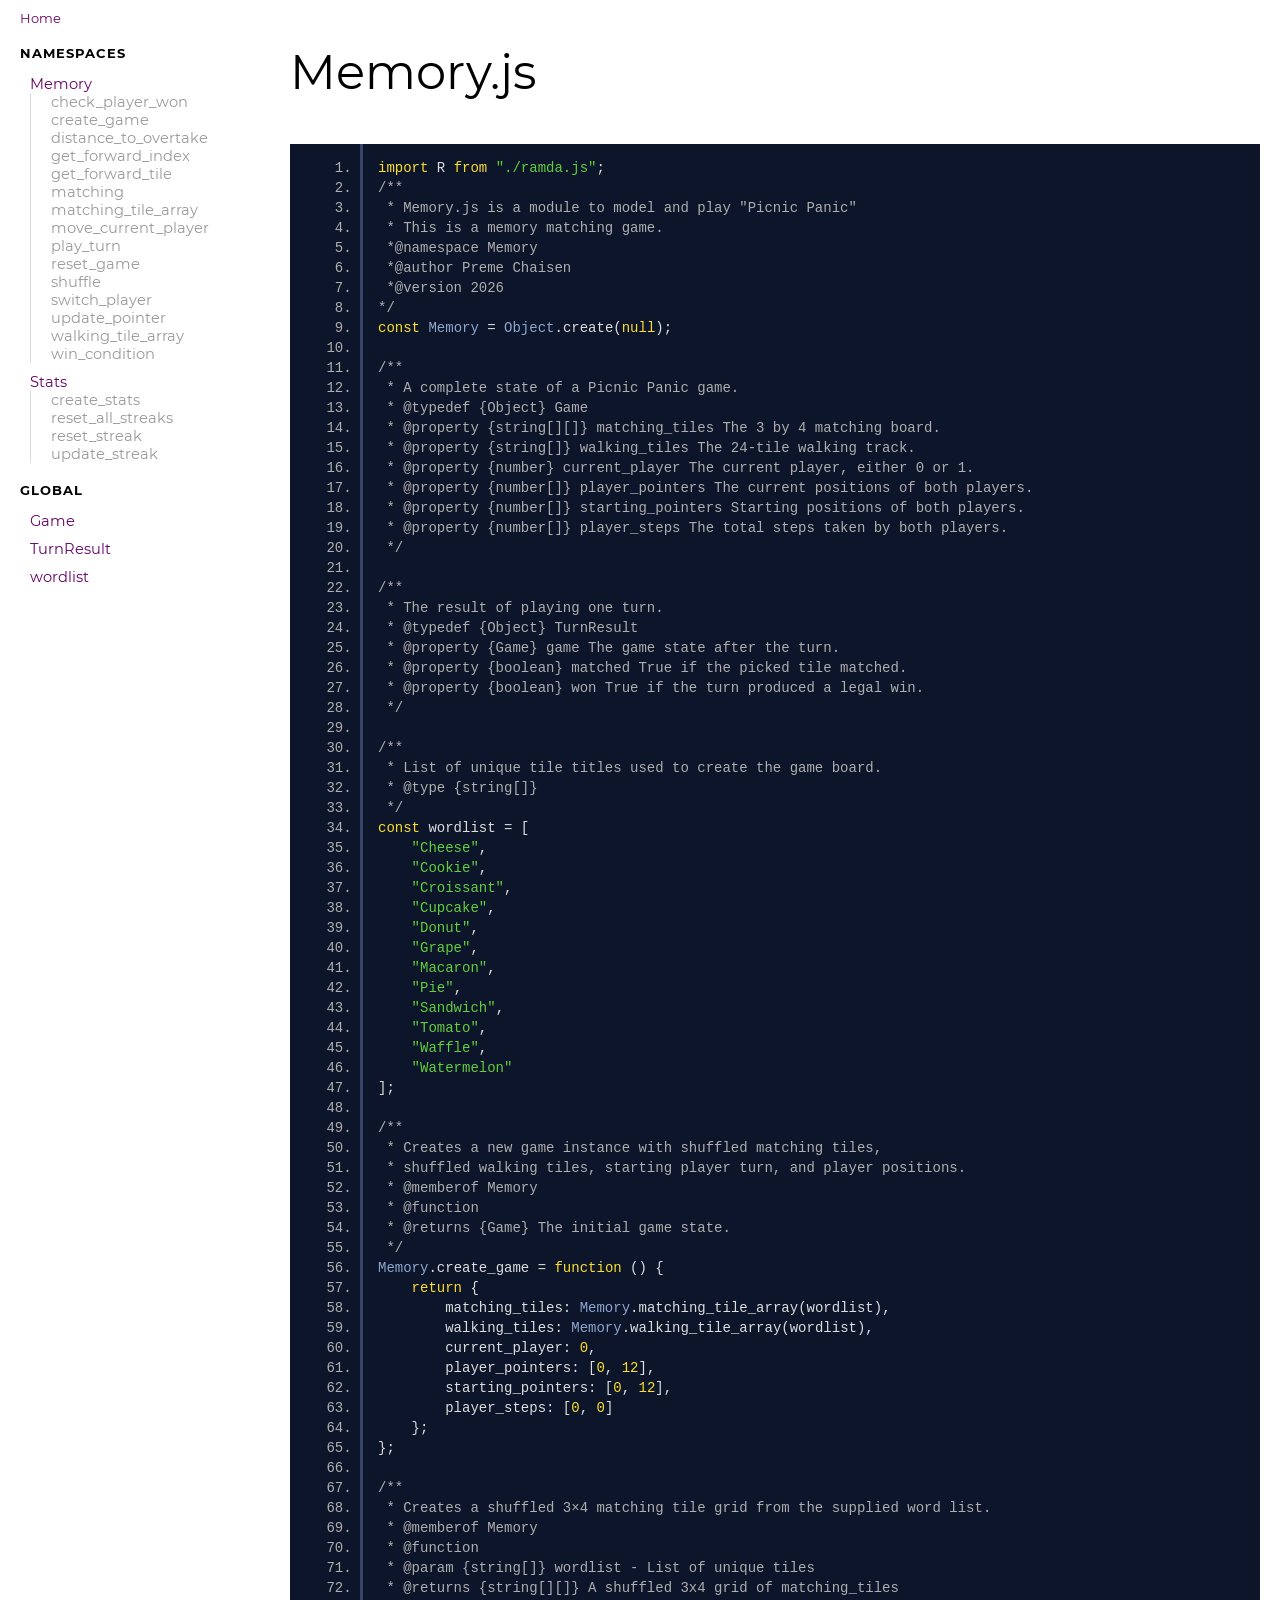
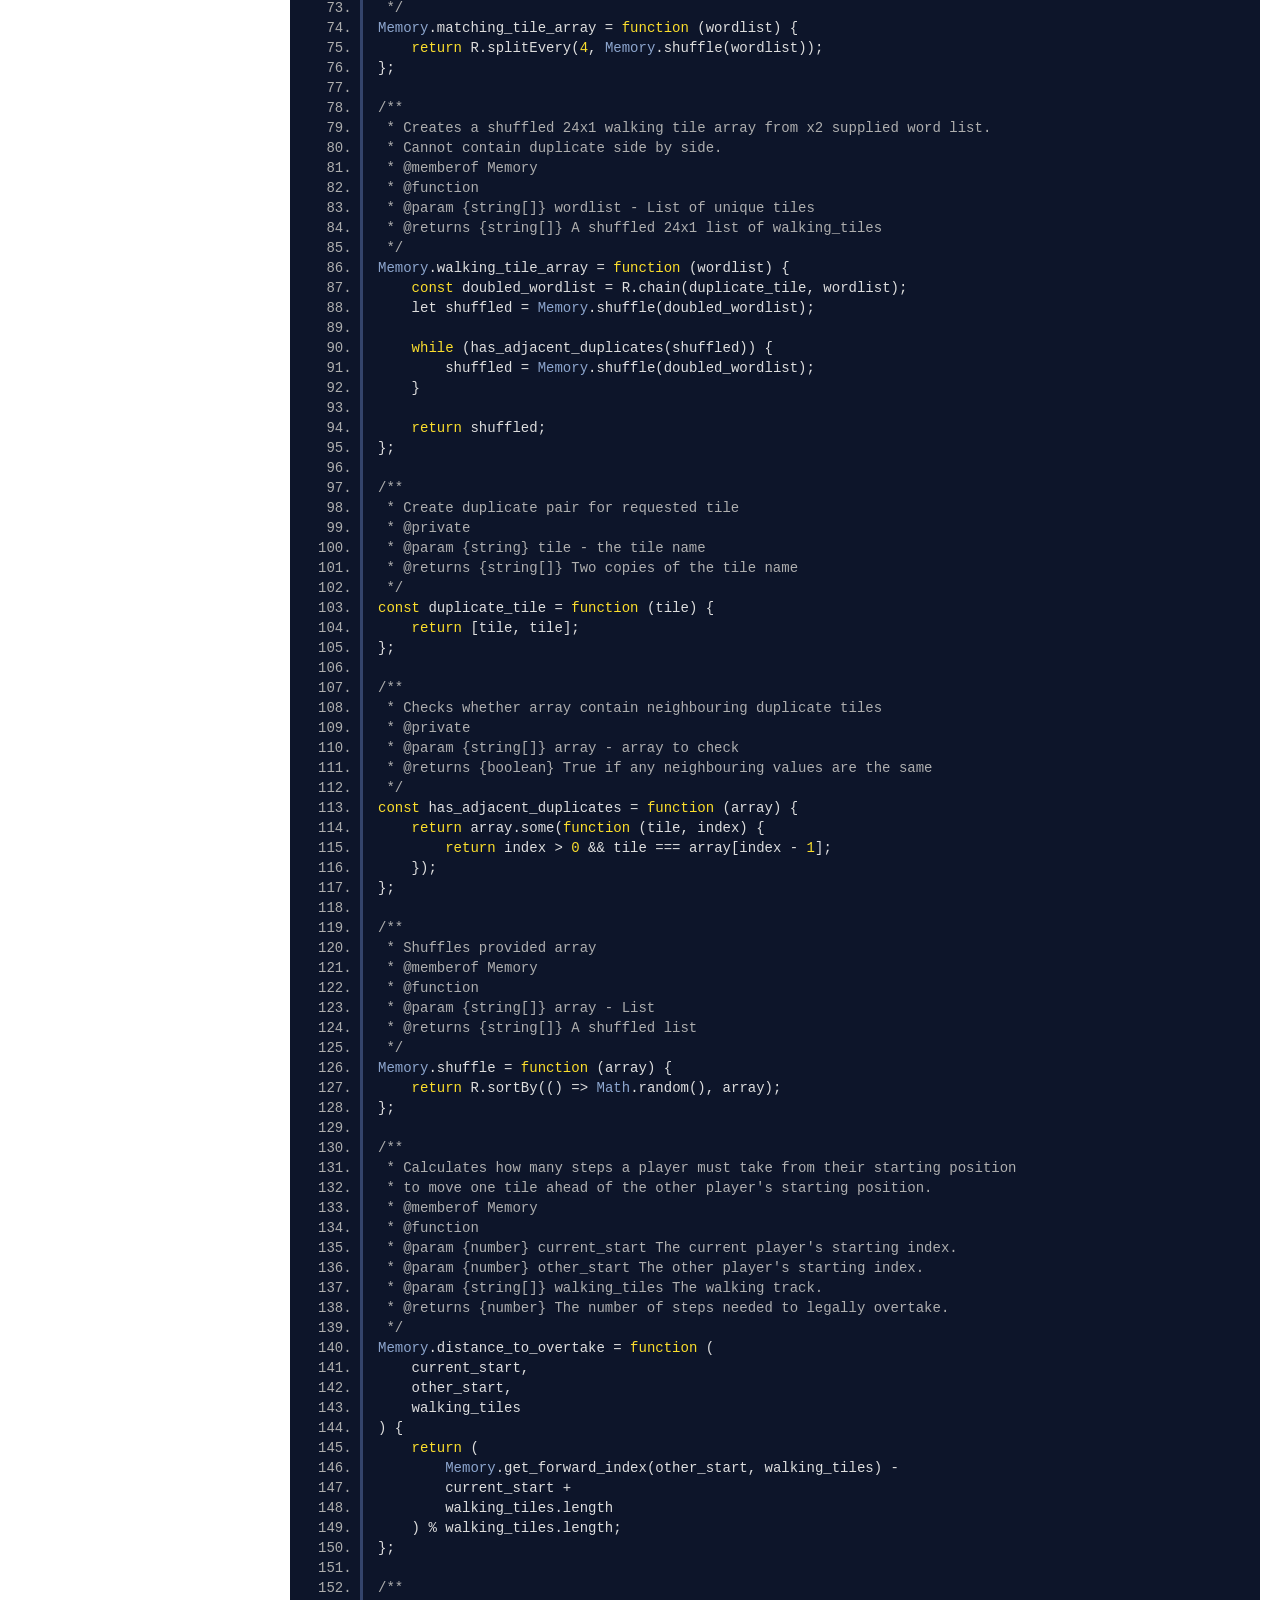
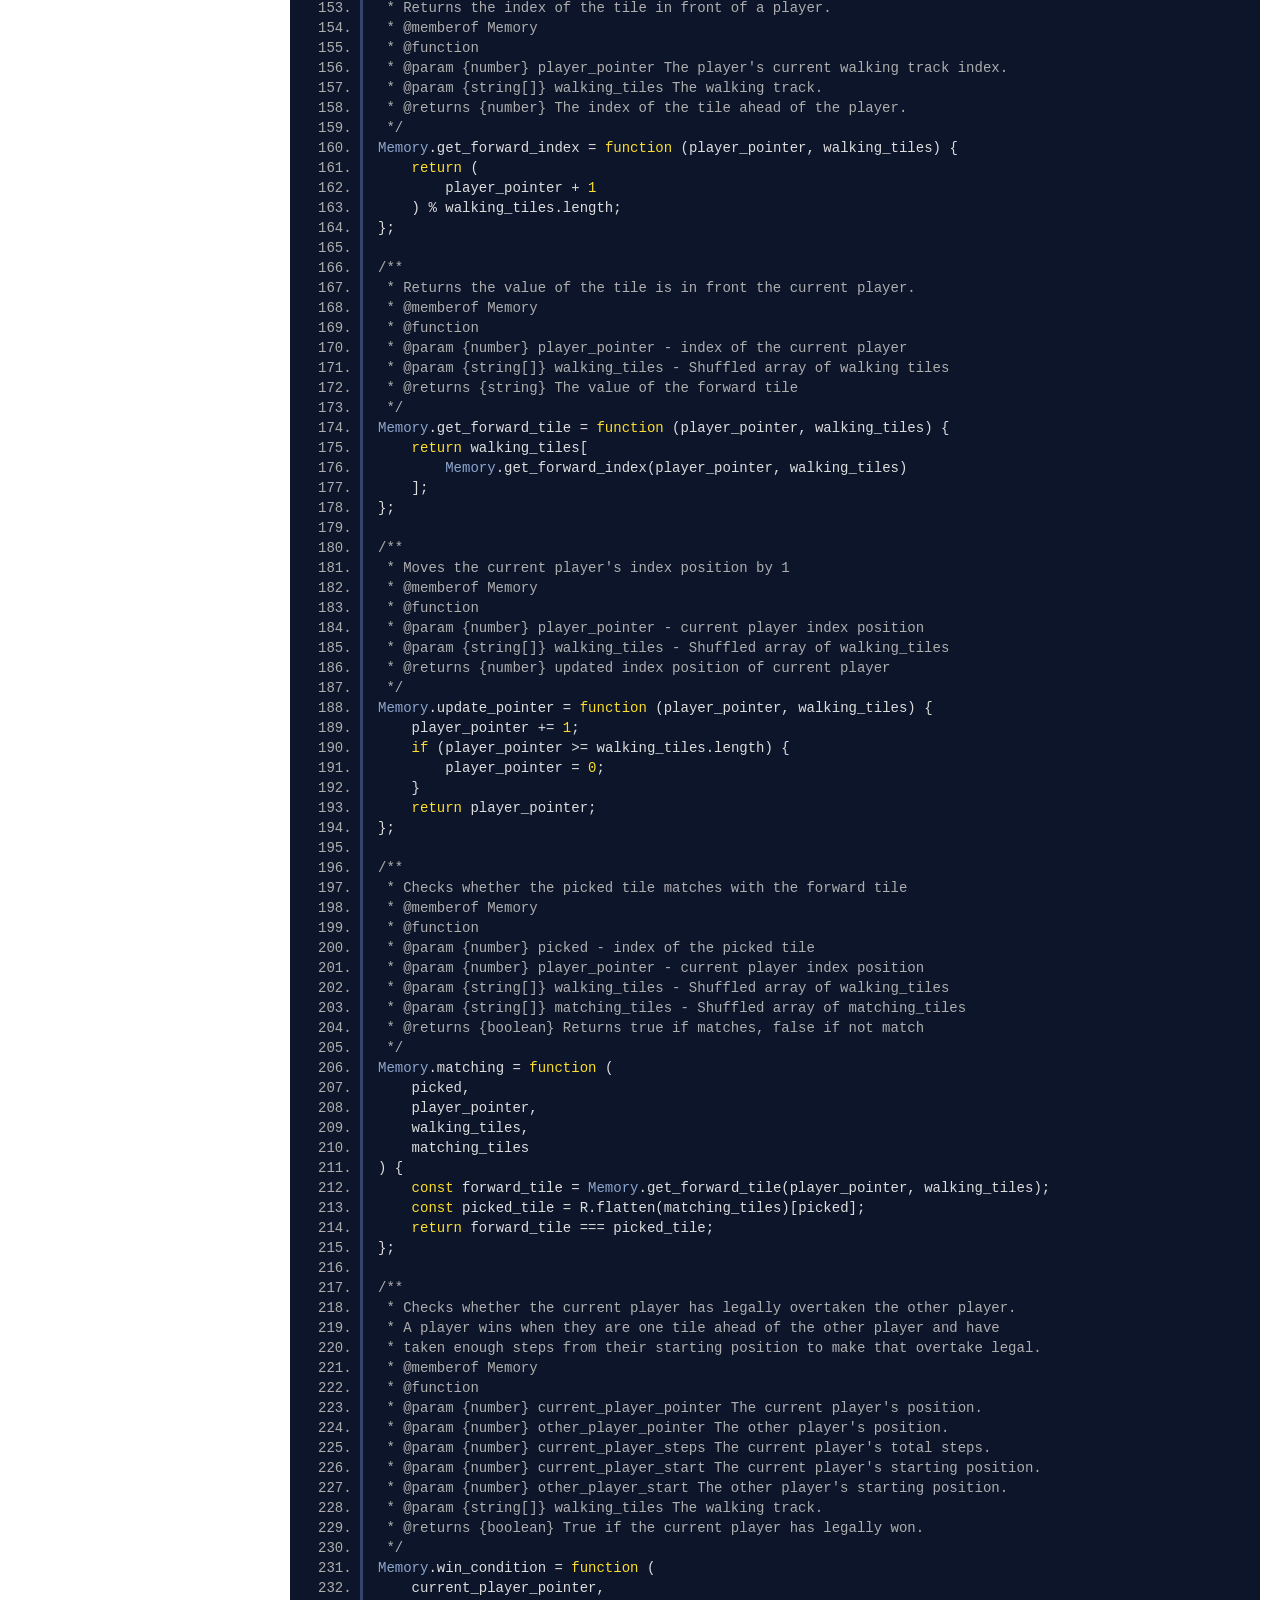
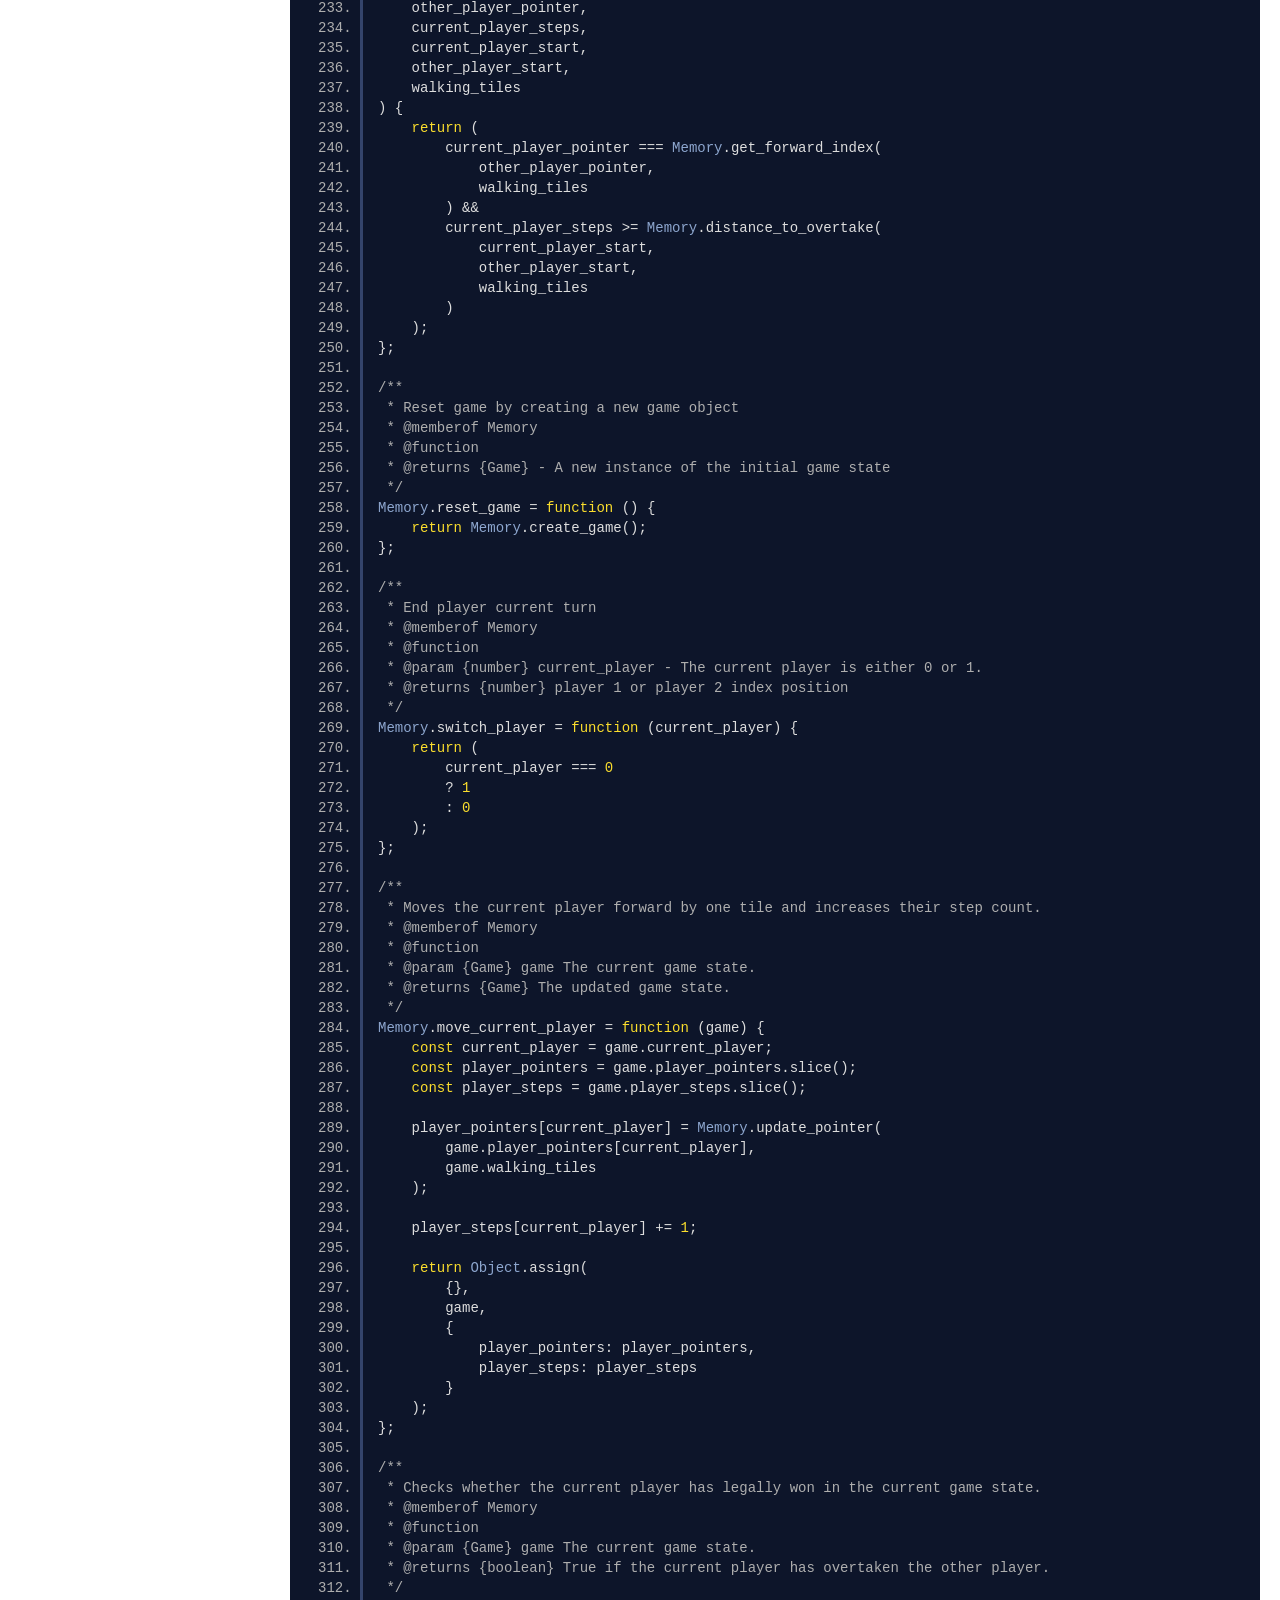
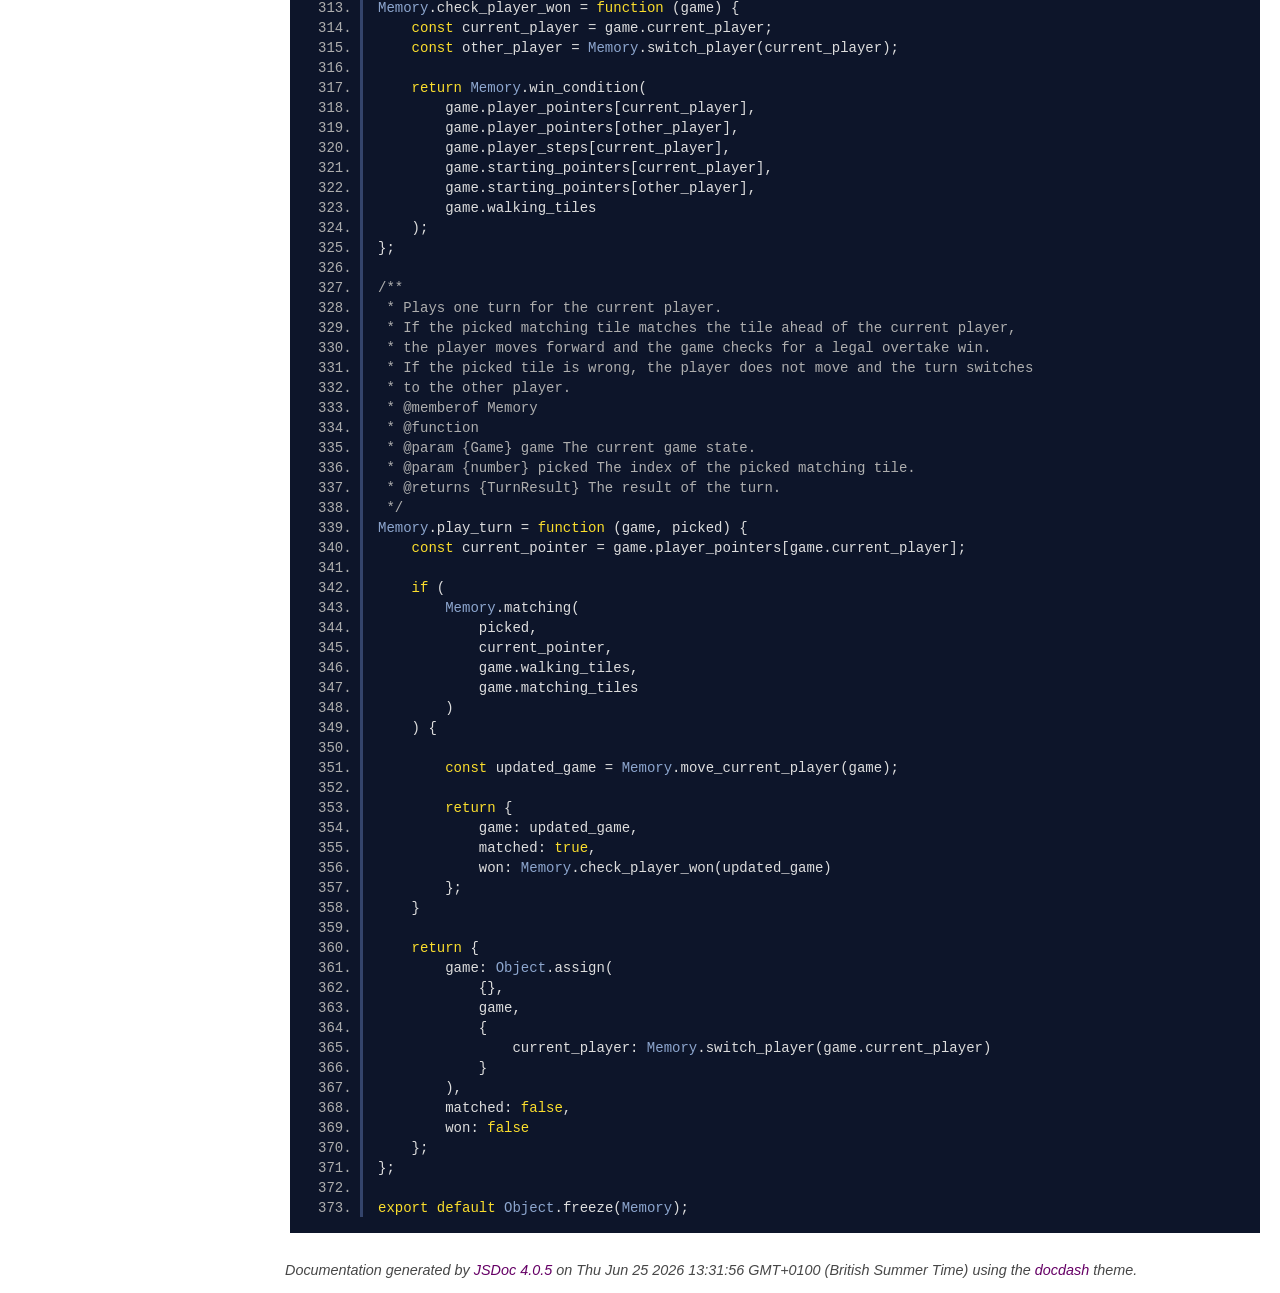
<file: docs/Memory.js.html>
<!DOCTYPE html>
<html lang="en">
<head>
    
    <meta charset="utf-8">
    <title>Memory.js - Documentation</title>
    
    
    <script src="scripts/prettify/prettify.js"></script>
    <script src="scripts/prettify/lang-css.js"></script>
    <!--[if lt IE 9]>
      <script src="//html5shiv.googlecode.com/svn/trunk/html5.js"></script>
    <![endif]-->
    <link type="text/css" rel="stylesheet" href="styles/prettify.css">
    <link type="text/css" rel="stylesheet" href="styles/jsdoc.css">
    <script src="scripts/nav.js" defer></script>
    
    <meta name="viewport" content="width=device-width, initial-scale=1.0">
</head>
<body>

<input type="checkbox" id="nav-trigger" class="nav-trigger" />
<label for="nav-trigger" class="navicon-button x">
  <div class="navicon"></div>
</label>

<label for="nav-trigger" class="overlay"></label>

<nav >
    
    
    <h2><a href="index.html">Home</a></h2><h3>Namespaces</h3><ul><li><a href="Memory.html">Memory</a><ul class='methods'><li data-type='method'><a href="Memory.html#.check_player_won">check_player_won</a></li><li data-type='method'><a href="Memory.html#.create_game">create_game</a></li><li data-type='method'><a href="Memory.html#.distance_to_overtake">distance_to_overtake</a></li><li data-type='method'><a href="Memory.html#.get_forward_index">get_forward_index</a></li><li data-type='method'><a href="Memory.html#.get_forward_tile">get_forward_tile</a></li><li data-type='method'><a href="Memory.html#.matching">matching</a></li><li data-type='method'><a href="Memory.html#.matching_tile_array">matching_tile_array</a></li><li data-type='method'><a href="Memory.html#.move_current_player">move_current_player</a></li><li data-type='method'><a href="Memory.html#.play_turn">play_turn</a></li><li data-type='method'><a href="Memory.html#.reset_game">reset_game</a></li><li data-type='method'><a href="Memory.html#.shuffle">shuffle</a></li><li data-type='method'><a href="Memory.html#.switch_player">switch_player</a></li><li data-type='method'><a href="Memory.html#.update_pointer">update_pointer</a></li><li data-type='method'><a href="Memory.html#.walking_tile_array">walking_tile_array</a></li><li data-type='method'><a href="Memory.html#.win_condition">win_condition</a></li></ul></li><li><a href="Stats.html">Stats</a><ul class='methods'><li data-type='method'><a href="Stats.html#.create_stats">create_stats</a></li><li data-type='method'><a href="Stats.html#.reset_all_streaks">reset_all_streaks</a></li><li data-type='method'><a href="Stats.html#.reset_streak">reset_streak</a></li><li data-type='method'><a href="Stats.html#.update_streak">update_streak</a></li></ul></li></ul><h3>Global</h3><ul><li><a href="global.html#Game">Game</a></li><li><a href="global.html#TurnResult">TurnResult</a></li><li><a href="global.html#wordlist">wordlist</a></li></ul>
    
</nav>

<div id="main">
    
    <h1 class="page-title">Memory.js</h1>
    

    



    
    <section>
        <article>
            <pre class="prettyprint source linenums"><code>import R from "./ramda.js";
/**
 * Memory.js is a module to model and play "Picnic Panic"
 * This is a memory matching game.
 *@namespace Memory
 *@author Preme Chaisen
 *@version 2026
*/
const Memory = Object.create(null);

/**
 * A complete state of a Picnic Panic game.
 * @typedef {Object} Game
 * @property {string[][]} matching_tiles The 3 by 4 matching board.
 * @property {string[]} walking_tiles The 24-tile walking track.
 * @property {number} current_player The current player, either 0 or 1.
 * @property {number[]} player_pointers The current positions of both players.
 * @property {number[]} starting_pointers Starting positions of both players.
 * @property {number[]} player_steps The total steps taken by both players.
 */

/**
 * The result of playing one turn.
 * @typedef {Object} TurnResult
 * @property {Game} game The game state after the turn.
 * @property {boolean} matched True if the picked tile matched.
 * @property {boolean} won True if the turn produced a legal win.
 */

/**
 * List of unique tile titles used to create the game board.
 * @type {string[]}
 */
const wordlist = [
    "Cheese",
    "Cookie",
    "Croissant",
    "Cupcake",
    "Donut",
    "Grape",
    "Macaron",
    "Pie",
    "Sandwich",
    "Tomato",
    "Waffle",
    "Watermelon"
];

/**
 * Creates a new game instance with shuffled matching tiles,
 * shuffled walking tiles, starting player turn, and player positions.
 * @memberof Memory
 * @function
 * @returns {Game} The initial game state.
 */
Memory.create_game = function () {
    return {
        matching_tiles: Memory.matching_tile_array(wordlist),
        walking_tiles: Memory.walking_tile_array(wordlist),
        current_player: 0,
        player_pointers: [0, 12],
        starting_pointers: [0, 12],
        player_steps: [0, 0]
    };
};

/**
 * Creates a shuffled 3×4 matching tile grid from the supplied word list.
 * @memberof Memory
 * @function
 * @param {string[]} wordlist - List of unique tiles
 * @returns {string[][]} A shuffled 3x4 grid of matching_tiles
 */
Memory.matching_tile_array = function (wordlist) {
    return R.splitEvery(4, Memory.shuffle(wordlist));
};

/**
 * Creates a shuffled 24x1 walking tile array from x2 supplied word list.
 * Cannot contain duplicate side by side.
 * @memberof Memory
 * @function
 * @param {string[]} wordlist - List of unique tiles
 * @returns {string[]} A shuffled 24x1 list of walking_tiles
 */
Memory.walking_tile_array = function (wordlist) {
    const doubled_wordlist = R.chain(duplicate_tile, wordlist);
    let shuffled = Memory.shuffle(doubled_wordlist);

    while (has_adjacent_duplicates(shuffled)) {
        shuffled = Memory.shuffle(doubled_wordlist);
    }

    return shuffled;
};

/**
 * Create duplicate pair for requested tile
 * @private
 * @param {string} tile - the tile name
 * @returns {string[]} Two copies of the tile name
 */
const duplicate_tile = function (tile) {
    return [tile, tile];
};

/**
 * Checks whether array contain neighbouring duplicate tiles
 * @private
 * @param {string[]} array - array to check
 * @returns {boolean} True if any neighbouring values are the same
 */
const has_adjacent_duplicates = function (array) {
    return array.some(function (tile, index) {
        return index > 0 &amp;&amp; tile === array[index - 1];
    });
};

/**
 * Shuffles provided array
 * @memberof Memory
 * @function
 * @param {string[]} array - List
 * @returns {string[]} A shuffled list
 */
Memory.shuffle = function (array) {
    return R.sortBy(() => Math.random(), array);
};

/**
 * Calculates how many steps a player must take from their starting position
 * to move one tile ahead of the other player's starting position.
 * @memberof Memory
 * @function
 * @param {number} current_start The current player's starting index.
 * @param {number} other_start The other player's starting index.
 * @param {string[]} walking_tiles The walking track.
 * @returns {number} The number of steps needed to legally overtake.
 */
Memory.distance_to_overtake = function (
    current_start,
    other_start,
    walking_tiles
) {
    return (
        Memory.get_forward_index(other_start, walking_tiles) -
        current_start +
        walking_tiles.length
    ) % walking_tiles.length;
};

/**
 * Returns the index of the tile in front of a player.
 * @memberof Memory
 * @function
 * @param {number} player_pointer The player's current walking track index.
 * @param {string[]} walking_tiles The walking track.
 * @returns {number} The index of the tile ahead of the player.
 */
Memory.get_forward_index = function (player_pointer, walking_tiles) {
    return (
        player_pointer + 1
    ) % walking_tiles.length;
};

/**
 * Returns the value of the tile is in front the current player.
 * @memberof Memory
 * @function
 * @param {number} player_pointer - index of the current player
 * @param {string[]} walking_tiles - Shuffled array of walking tiles
 * @returns {string} The value of the forward tile
 */
Memory.get_forward_tile = function (player_pointer, walking_tiles) {
    return walking_tiles[
        Memory.get_forward_index(player_pointer, walking_tiles)
    ];
};

/**
 * Moves the current player's index position by 1
 * @memberof Memory
 * @function
 * @param {number} player_pointer - current player index position
 * @param {string[]} walking_tiles - Shuffled array of walking_tiles
 * @returns {number} updated index position of current player
 */
Memory.update_pointer = function (player_pointer, walking_tiles) {
    player_pointer += 1;
    if (player_pointer >= walking_tiles.length) {
        player_pointer = 0;
    }
    return player_pointer;
};

/**
 * Checks whether the picked tile matches with the forward tile
 * @memberof Memory
 * @function
 * @param {number} picked - index of the picked tile
 * @param {number} player_pointer - current player index position
 * @param {string[]} walking_tiles - Shuffled array of walking_tiles
 * @param {string[]} matching_tiles - Shuffled array of matching_tiles
 * @returns {boolean} Returns true if matches, false if not match
 */
Memory.matching = function (
    picked,
    player_pointer,
    walking_tiles,
    matching_tiles
) {
    const forward_tile = Memory.get_forward_tile(player_pointer, walking_tiles);
    const picked_tile = R.flatten(matching_tiles)[picked];
    return forward_tile === picked_tile;
};

/**
 * Checks whether the current player has legally overtaken the other player.
 * A player wins when they are one tile ahead of the other player and have
 * taken enough steps from their starting position to make that overtake legal.
 * @memberof Memory
 * @function
 * @param {number} current_player_pointer The current player's position.
 * @param {number} other_player_pointer The other player's position.
 * @param {number} current_player_steps The current player's total steps.
 * @param {number} current_player_start The current player's starting position.
 * @param {number} other_player_start The other player's starting position.
 * @param {string[]} walking_tiles The walking track.
 * @returns {boolean} True if the current player has legally won.
 */
Memory.win_condition = function (
    current_player_pointer,
    other_player_pointer,
    current_player_steps,
    current_player_start,
    other_player_start,
    walking_tiles
) {
    return (
        current_player_pointer === Memory.get_forward_index(
            other_player_pointer,
            walking_tiles
        ) &amp;&amp;
        current_player_steps >= Memory.distance_to_overtake(
            current_player_start,
            other_player_start,
            walking_tiles
        )
    );
};

/**
 * Reset game by creating a new game object
 * @memberof Memory
 * @function
 * @returns {Game} - A new instance of the initial game state
 */
Memory.reset_game = function () {
    return Memory.create_game();
};

/**
 * End player current turn
 * @memberof Memory
 * @function
 * @param {number} current_player - The current player is either 0 or 1.
 * @returns {number} player 1 or player 2 index position
 */
Memory.switch_player = function (current_player) {
    return (
        current_player === 0
        ? 1
        : 0
    );
};

/**
 * Moves the current player forward by one tile and increases their step count.
 * @memberof Memory
 * @function
 * @param {Game} game The current game state.
 * @returns {Game} The updated game state.
 */
Memory.move_current_player = function (game) {
    const current_player = game.current_player;
    const player_pointers = game.player_pointers.slice();
    const player_steps = game.player_steps.slice();

    player_pointers[current_player] = Memory.update_pointer(
        game.player_pointers[current_player],
        game.walking_tiles
    );

    player_steps[current_player] += 1;

    return Object.assign(
        {},
        game,
        {
            player_pointers: player_pointers,
            player_steps: player_steps
        }
    );
};

/**
 * Checks whether the current player has legally won in the current game state.
 * @memberof Memory
 * @function
 * @param {Game} game The current game state.
 * @returns {boolean} True if the current player has overtaken the other player.
 */
Memory.check_player_won = function (game) {
    const current_player = game.current_player;
    const other_player = Memory.switch_player(current_player);

    return Memory.win_condition(
        game.player_pointers[current_player],
        game.player_pointers[other_player],
        game.player_steps[current_player],
        game.starting_pointers[current_player],
        game.starting_pointers[other_player],
        game.walking_tiles
    );
};

/**
 * Plays one turn for the current player.
 * If the picked matching tile matches the tile ahead of the current player,
 * the player moves forward and the game checks for a legal overtake win.
 * If the picked tile is wrong, the player does not move and the turn switches
 * to the other player.
 * @memberof Memory
 * @function
 * @param {Game} game The current game state.
 * @param {number} picked The index of the picked matching tile.
 * @returns {TurnResult} The result of the turn.
 */
Memory.play_turn = function (game, picked) {
    const current_pointer = game.player_pointers[game.current_player];

    if (
        Memory.matching(
            picked,
            current_pointer,
            game.walking_tiles,
            game.matching_tiles
        )
    ) {

        const updated_game = Memory.move_current_player(game);

        return {
            game: updated_game,
            matched: true,
            won: Memory.check_player_won(updated_game)
        };
    }

    return {
        game: Object.assign(
            {},
            game,
            {
                current_player: Memory.switch_player(game.current_player)
            }
        ),
        matched: false,
        won: false
    };
};

export default Object.freeze(Memory);</code></pre>
        </article>
    </section>




    
    
</div>

<br class="clear">

<footer>
    Documentation generated by <a href="https://github.com/jsdoc3/jsdoc">JSDoc 4.0.5</a> on Thu Jun 25 2026 13:31:56 GMT+0100 (British Summer Time) using the <a href="https://github.com/clenemt/docdash">docdash</a> theme.
</footer>

<script>prettyPrint();</script>
<script src="scripts/polyfill.js"></script>
<script src="scripts/linenumber.js"></script>



    <link type="text/css" rel="stylesheet" href="custom.css">
    
</body>
</html>
</file>
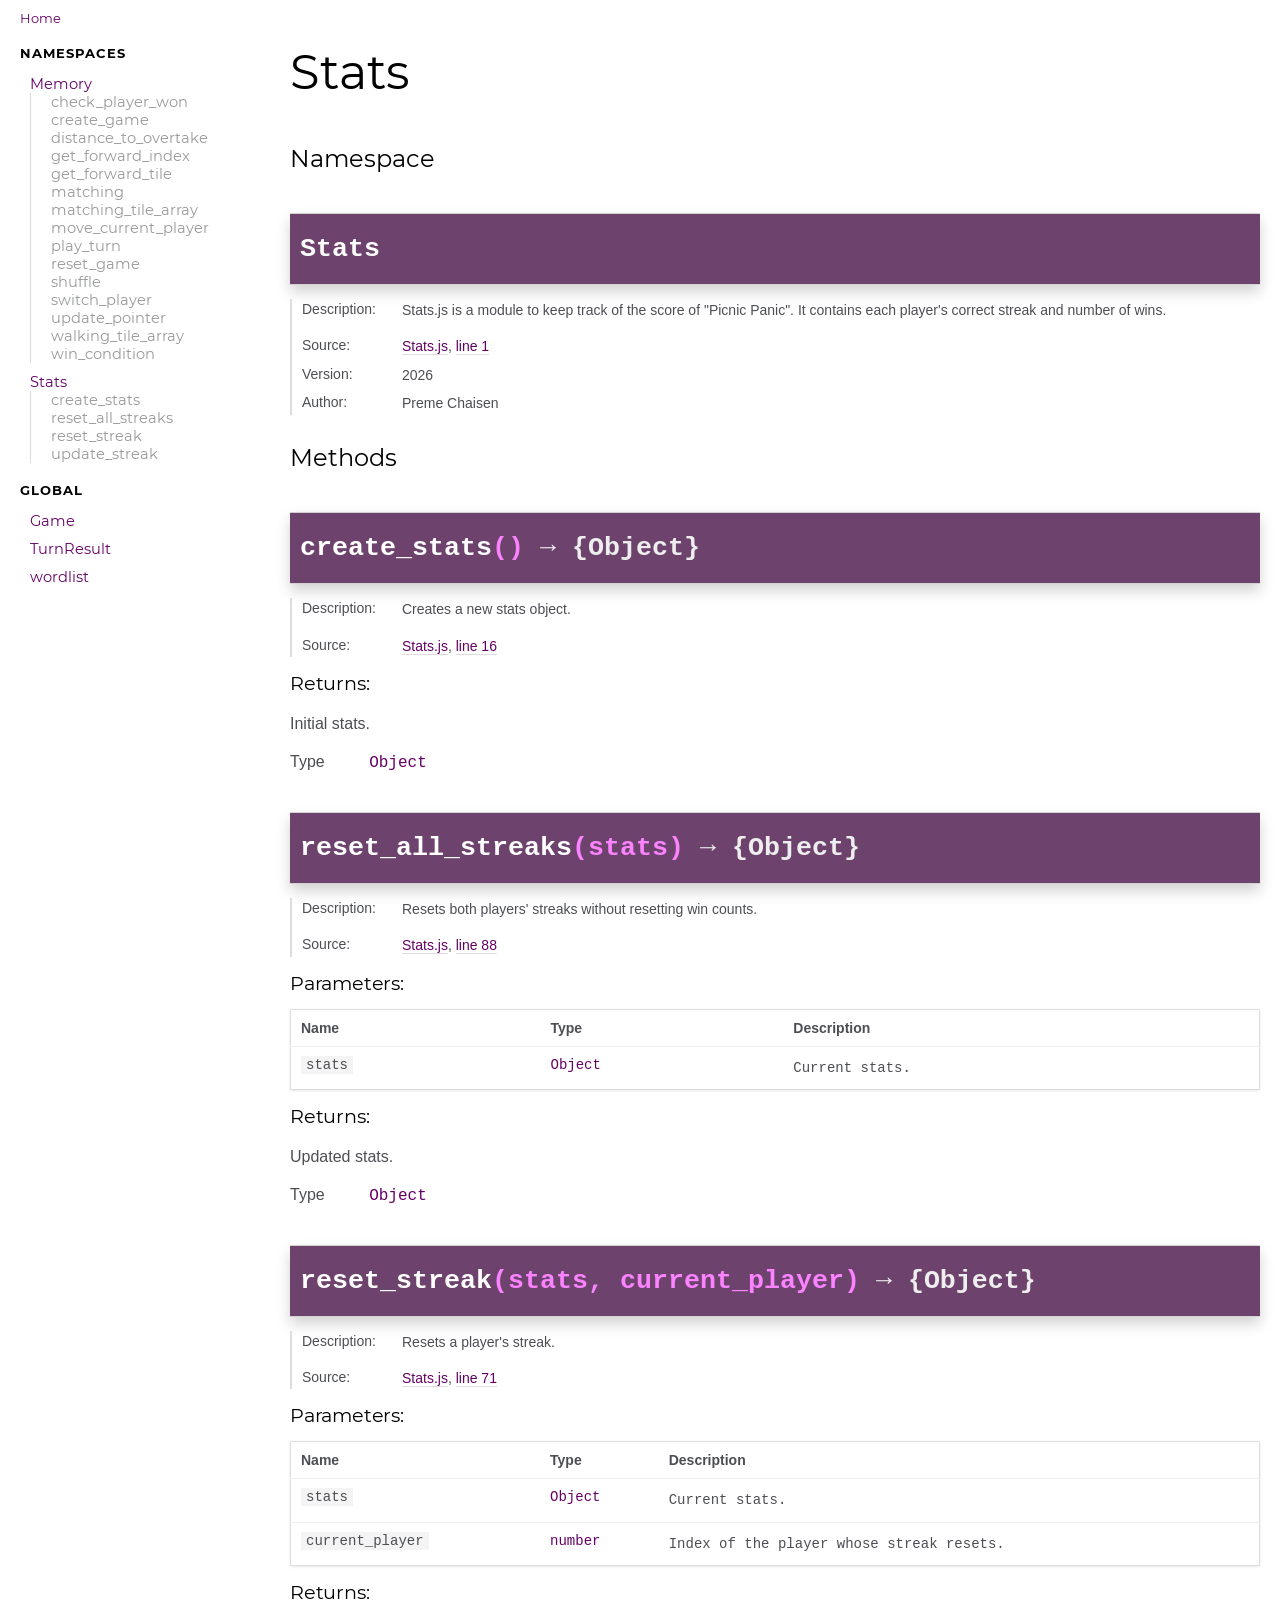
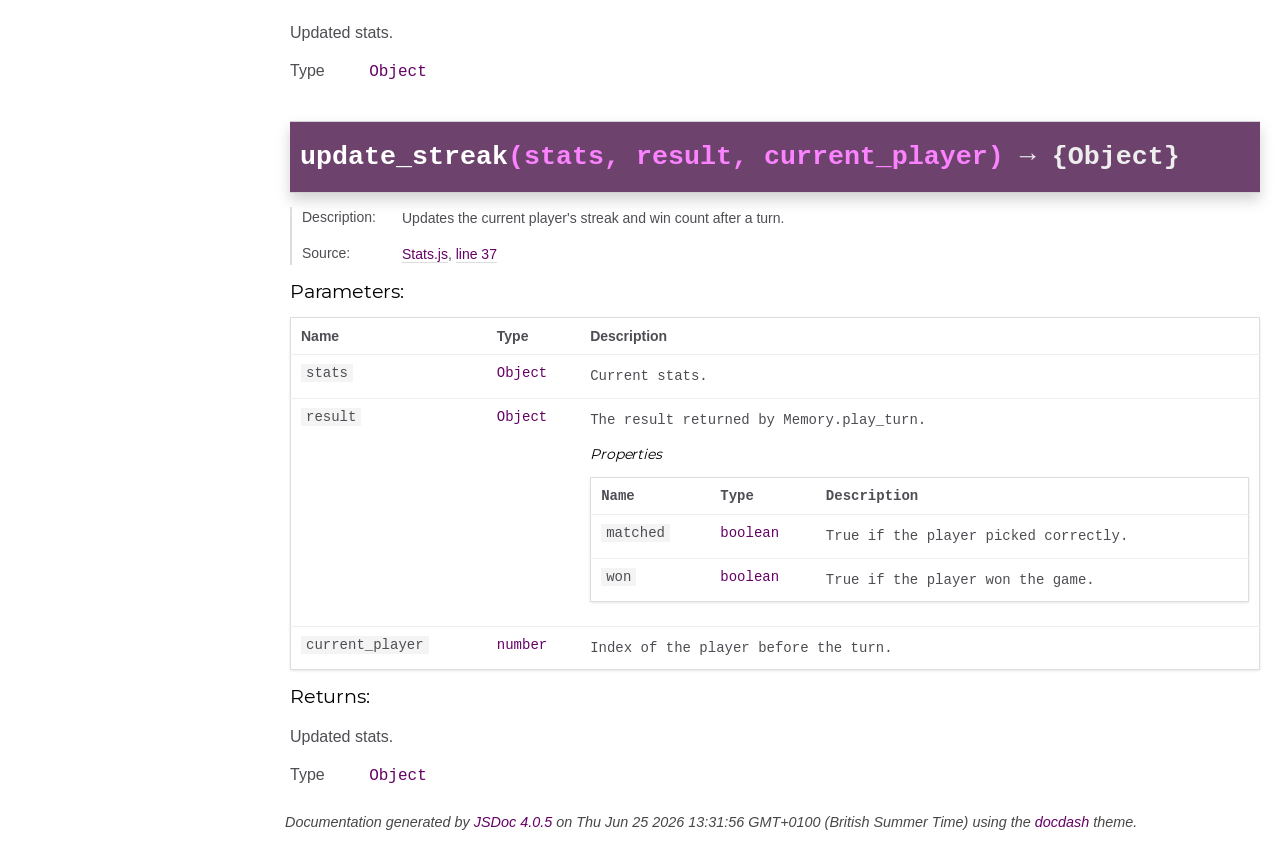
<file: docs/Stats.html>
<!DOCTYPE html>
<html lang="en">
<head>
    
    <meta charset="utf-8">
    <title>Stats - Documentation</title>
    
    
    <script src="scripts/prettify/prettify.js"></script>
    <script src="scripts/prettify/lang-css.js"></script>
    <!--[if lt IE 9]>
      <script src="//html5shiv.googlecode.com/svn/trunk/html5.js"></script>
    <![endif]-->
    <link type="text/css" rel="stylesheet" href="styles/prettify.css">
    <link type="text/css" rel="stylesheet" href="styles/jsdoc.css">
    <script src="scripts/nav.js" defer></script>
    
    <meta name="viewport" content="width=device-width, initial-scale=1.0">
</head>
<body>

<input type="checkbox" id="nav-trigger" class="nav-trigger" />
<label for="nav-trigger" class="navicon-button x">
  <div class="navicon"></div>
</label>

<label for="nav-trigger" class="overlay"></label>

<nav >
    
    
    <h2><a href="index.html">Home</a></h2><h3>Namespaces</h3><ul><li><a href="Memory.html">Memory</a><ul class='methods'><li data-type='method'><a href="Memory.html#.check_player_won">check_player_won</a></li><li data-type='method'><a href="Memory.html#.create_game">create_game</a></li><li data-type='method'><a href="Memory.html#.distance_to_overtake">distance_to_overtake</a></li><li data-type='method'><a href="Memory.html#.get_forward_index">get_forward_index</a></li><li data-type='method'><a href="Memory.html#.get_forward_tile">get_forward_tile</a></li><li data-type='method'><a href="Memory.html#.matching">matching</a></li><li data-type='method'><a href="Memory.html#.matching_tile_array">matching_tile_array</a></li><li data-type='method'><a href="Memory.html#.move_current_player">move_current_player</a></li><li data-type='method'><a href="Memory.html#.play_turn">play_turn</a></li><li data-type='method'><a href="Memory.html#.reset_game">reset_game</a></li><li data-type='method'><a href="Memory.html#.shuffle">shuffle</a></li><li data-type='method'><a href="Memory.html#.switch_player">switch_player</a></li><li data-type='method'><a href="Memory.html#.update_pointer">update_pointer</a></li><li data-type='method'><a href="Memory.html#.walking_tile_array">walking_tile_array</a></li><li data-type='method'><a href="Memory.html#.win_condition">win_condition</a></li></ul></li><li><a href="Stats.html">Stats</a><ul class='methods'><li data-type='method'><a href="Stats.html#.create_stats">create_stats</a></li><li data-type='method'><a href="Stats.html#.reset_all_streaks">reset_all_streaks</a></li><li data-type='method'><a href="Stats.html#.reset_streak">reset_streak</a></li><li data-type='method'><a href="Stats.html#.update_streak">update_streak</a></li></ul></li></ul><h3>Global</h3><ul><li><a href="global.html#Game">Game</a></li><li><a href="global.html#TurnResult">TurnResult</a></li><li><a href="global.html#wordlist">wordlist</a></li></ul>
    
</nav>

<div id="main">
    
    <h1 class="page-title">Stats</h1>
    

    




<section>

<header>
    
        <h2>
        
            Namespace
        
        </h2>
        
    
</header>

<article>
    
        <div class="container-overview">
        
            


    

    <h4 class="name" id="Stats">Stats</h4>

    




<dl class="details">
    
    <dt class="tag-description">Description:</dt>
    <dd class="tag-description"><ul class="dummy"><li><p>Stats.js is a module to keep track of the score of &quot;Picnic Panic&quot;.
It contains each player's correct streak and number of wins.</p></li></ul></dd>
    

    
    <dt class="tag-source">Source:</dt>
    <dd class="tag-source"><ul class="dummy"><li>
        <a href="Stats.js.html">Stats.js</a>, <a href="Stats.js.html#line1">line 1</a>
    </li></ul></dd>
    

    
    <dt class="tag-version">Version:</dt>
    <dd class="tag-version"><ul class="dummy"><li>2026</li></ul></dd>
    

    

    

    

    

    

    

    

    
    <dt class="tag-author">Author:</dt>
    <dd class="tag-author">
        <ul>
            <li>Preme Chaisen</li>
        </ul>
    </dd>
    

    

    

    

    

    

    
</dl>






























        
        </div>
    

    

    

    
    
    

     

    

    

    
        <h3 class="subsection-title">Methods</h3>

        
            

    

    <h4 class="name" id=".create_stats"><span class="type-signature type-signature-static">(static) </span>create_stats<span class="signature">()</span><span class="type-signature"> &rarr; {Object}</span></h4>

    




<dl class="details">
    
    <dt class="tag-description">Description:</dt>
    <dd class="tag-description"><ul class="dummy"><li><p>Creates a new stats object.</p></li></ul></dd>
    

    
    <dt class="tag-source">Source:</dt>
    <dd class="tag-source"><ul class="dummy"><li>
        <a href="Stats.js.html">Stats.js</a>, <a href="Stats.js.html#line16">line 16</a>
    </li></ul></dd>
    

    

    

    

    

    

    

    

    

    

    

    

    

    

    

    
</dl>



























<h5 class="h5-returns">Returns:</h5>

        
<div class="param-desc">
    <p>Initial stats.</p>
</div>



<dl class="param-type">
    <dt>
        Type
    </dt>
    <dd>
        
<span class="param-type">Object</span>



    </dd>
</dl>

    



        
            

    

    <h4 class="name" id=".reset_all_streaks"><span class="type-signature type-signature-static">(static) </span>reset_all_streaks<span class="signature">(stats)</span><span class="type-signature"> &rarr; {Object}</span></h4>

    




<dl class="details">
    
    <dt class="tag-description">Description:</dt>
    <dd class="tag-description"><ul class="dummy"><li><p>Resets both players' streaks without resetting win counts.</p></li></ul></dd>
    

    
    <dt class="tag-source">Source:</dt>
    <dd class="tag-source"><ul class="dummy"><li>
        <a href="Stats.js.html">Stats.js</a>, <a href="Stats.js.html#line88">line 88</a>
    </li></ul></dd>
    

    

    

    

    

    

    

    

    

    

    

    

    

    

    

    
</dl>













    <h5 class="h5-parameters">Parameters:</h5>
    

<table class="params">
    <thead>
    <tr>
        
        <th>Name</th>
        

        <th>Type</th>

        

        

        <th class="last">Description</th>
    </tr>
    </thead>

    <tbody>
    

        <tr>
            
                <td class="name"><code>stats</code></td>
            

            <td class="type">
            
                
<span class="param-type">Object</span>



            
            </td>

            

            

            <td class="description last"><p>Current stats.</p></td>
        </tr>

    
    </tbody>
</table>
















<h5 class="h5-returns">Returns:</h5>

        
<div class="param-desc">
    <p>Updated stats.</p>
</div>



<dl class="param-type">
    <dt>
        Type
    </dt>
    <dd>
        
<span class="param-type">Object</span>



    </dd>
</dl>

    



        
            

    

    <h4 class="name" id=".reset_streak"><span class="type-signature type-signature-static">(static) </span>reset_streak<span class="signature">(stats, current_player)</span><span class="type-signature"> &rarr; {Object}</span></h4>

    




<dl class="details">
    
    <dt class="tag-description">Description:</dt>
    <dd class="tag-description"><ul class="dummy"><li><p>Resets a player's streak.</p></li></ul></dd>
    

    
    <dt class="tag-source">Source:</dt>
    <dd class="tag-source"><ul class="dummy"><li>
        <a href="Stats.js.html">Stats.js</a>, <a href="Stats.js.html#line71">line 71</a>
    </li></ul></dd>
    

    

    

    

    

    

    

    

    

    

    

    

    

    

    

    
</dl>













    <h5 class="h5-parameters">Parameters:</h5>
    

<table class="params">
    <thead>
    <tr>
        
        <th>Name</th>
        

        <th>Type</th>

        

        

        <th class="last">Description</th>
    </tr>
    </thead>

    <tbody>
    

        <tr>
            
                <td class="name"><code>stats</code></td>
            

            <td class="type">
            
                
<span class="param-type">Object</span>



            
            </td>

            

            

            <td class="description last"><p>Current stats.</p></td>
        </tr>

    

        <tr>
            
                <td class="name"><code>current_player</code></td>
            

            <td class="type">
            
                
<span class="param-type">number</span>



            
            </td>

            

            

            <td class="description last"><p>Index of the player whose streak resets.</p></td>
        </tr>

    
    </tbody>
</table>
















<h5 class="h5-returns">Returns:</h5>

        
<div class="param-desc">
    <p>Updated stats.</p>
</div>



<dl class="param-type">
    <dt>
        Type
    </dt>
    <dd>
        
<span class="param-type">Object</span>



    </dd>
</dl>

    



        
            

    

    <h4 class="name" id=".update_streak"><span class="type-signature type-signature-static">(static) </span>update_streak<span class="signature">(stats, result, current_player)</span><span class="type-signature"> &rarr; {Object}</span></h4>

    




<dl class="details">
    
    <dt class="tag-description">Description:</dt>
    <dd class="tag-description"><ul class="dummy"><li><p>Updates the current player's streak and win count after a turn.</p></li></ul></dd>
    

    
    <dt class="tag-source">Source:</dt>
    <dd class="tag-source"><ul class="dummy"><li>
        <a href="Stats.js.html">Stats.js</a>, <a href="Stats.js.html#line37">line 37</a>
    </li></ul></dd>
    

    

    

    

    

    

    

    

    

    

    

    

    

    

    

    
</dl>













    <h5 class="h5-parameters">Parameters:</h5>
    

<table class="params">
    <thead>
    <tr>
        
        <th>Name</th>
        

        <th>Type</th>

        

        

        <th class="last">Description</th>
    </tr>
    </thead>

    <tbody>
    

        <tr>
            
                <td class="name"><code>stats</code></td>
            

            <td class="type">
            
                
<span class="param-type">Object</span>



            
            </td>

            

            

            <td class="description last"><p>Current stats.</p></td>
        </tr>

    

        <tr>
            
                <td class="name"><code>result</code></td>
            

            <td class="type">
            
                
<span class="param-type">Object</span>



            
            </td>

            

            

            <td class="description last"><p>The result returned by Memory.play_turn.</p>
                <h6>Properties</h6>
                

<table class="params">
    <thead>
    <tr>
        
        <th>Name</th>
        

        <th>Type</th>

        

        

        <th class="last">Description</th>
    </tr>
    </thead>

    <tbody>
    

        <tr>
            
                <td class="name"><code>matched</code></td>
            

            <td class="type">
            
                
<span class="param-type">boolean</span>



            
            </td>

            

            

            <td class="description last"><p>True if the player picked correctly.</p></td>
        </tr>

    

        <tr>
            
                <td class="name"><code>won</code></td>
            

            <td class="type">
            
                
<span class="param-type">boolean</span>



            
            </td>

            

            

            <td class="description last"><p>True if the player won the game.</p></td>
        </tr>

    
    </tbody>
</table>

            </td>
        </tr>

    

        <tr>
            
                <td class="name"><code>current_player</code></td>
            

            <td class="type">
            
                
<span class="param-type">number</span>



            
            </td>

            

            

            <td class="description last"><p>Index of the player before the turn.</p></td>
        </tr>

    
    </tbody>
</table>
















<h5 class="h5-returns">Returns:</h5>

        
<div class="param-desc">
    <p>Updated stats.</p>
</div>



<dl class="param-type">
    <dt>
        Type
    </dt>
    <dd>
        
<span class="param-type">Object</span>



    </dd>
</dl>

    



        
    

    

    
</article>

</section>




    
    
</div>

<br class="clear">

<footer>
    Documentation generated by <a href="https://github.com/jsdoc3/jsdoc">JSDoc 4.0.5</a> on Thu Jun 25 2026 13:31:56 GMT+0100 (British Summer Time) using the <a href="https://github.com/clenemt/docdash">docdash</a> theme.
</footer>

<script>prettyPrint();</script>
<script src="scripts/polyfill.js"></script>
<script src="scripts/linenumber.js"></script>



    <link type="text/css" rel="stylesheet" href="custom.css">
    
</body>
</html>
</file>
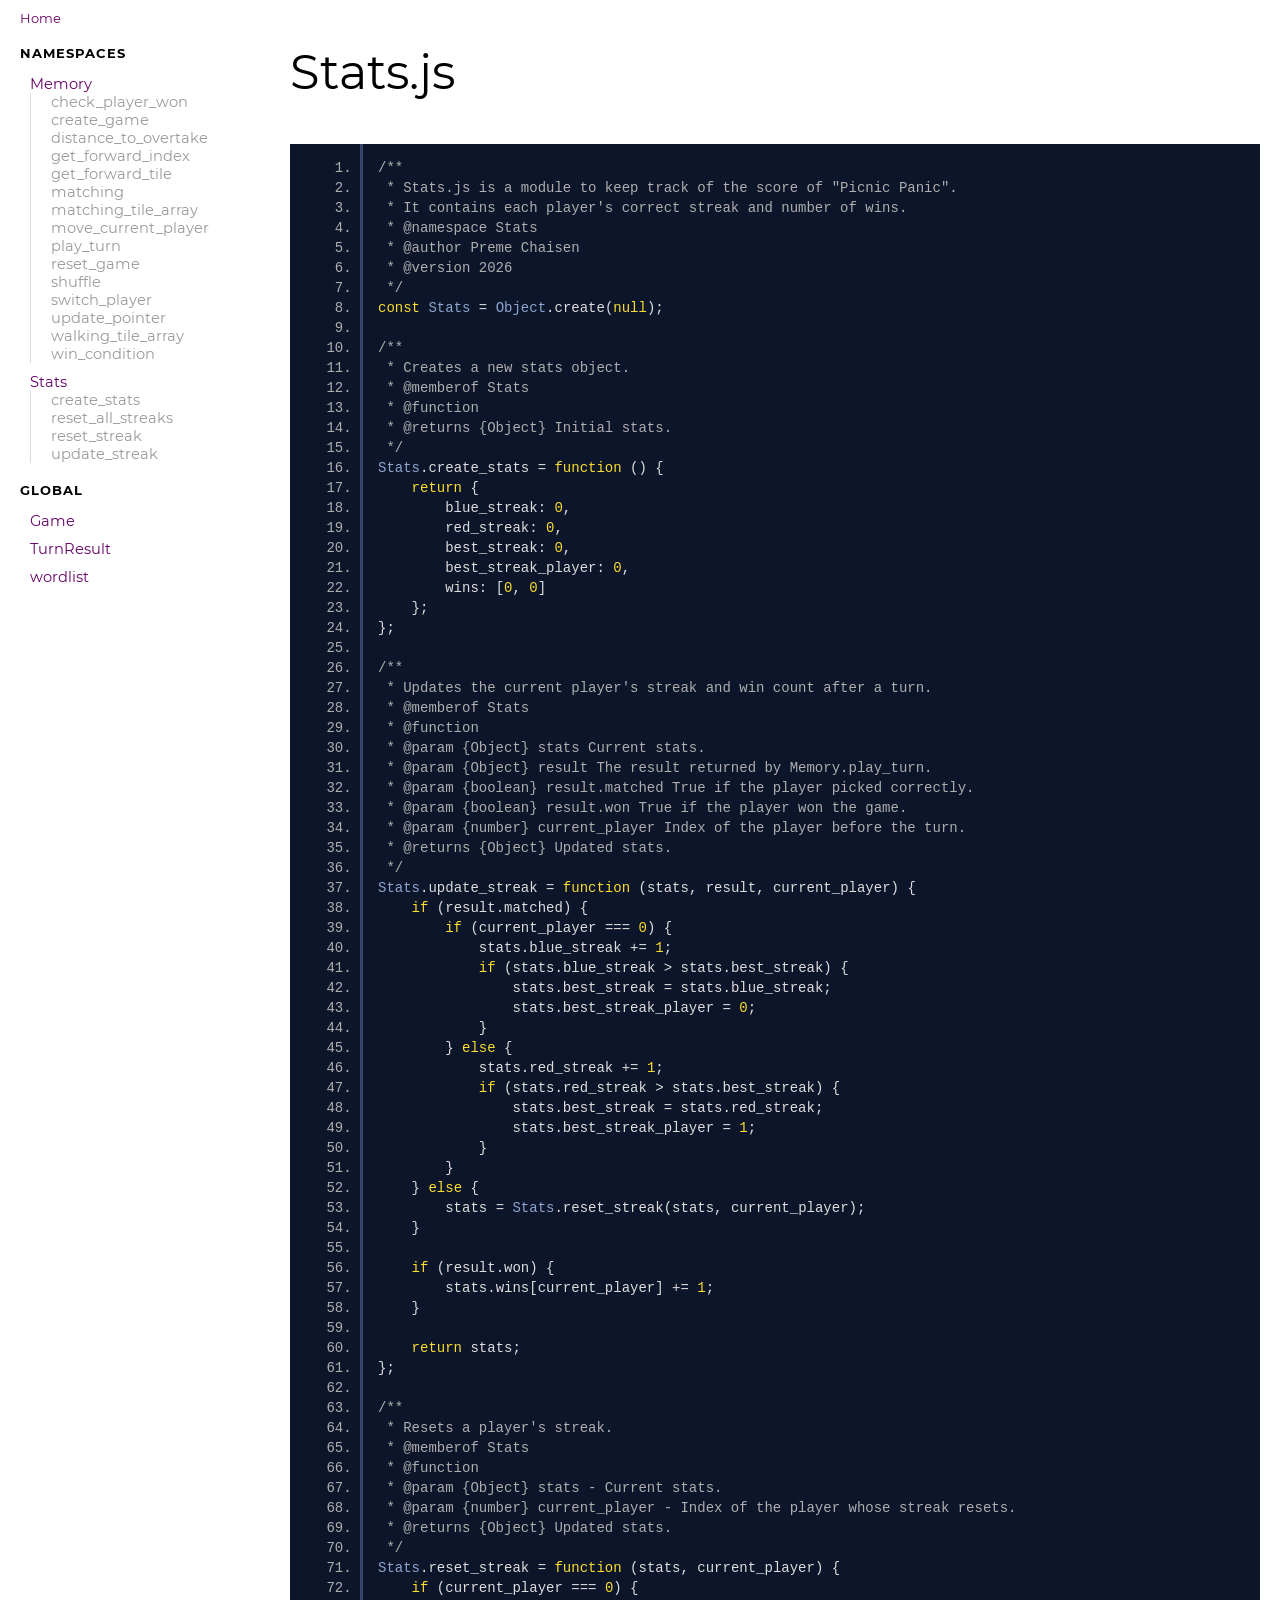
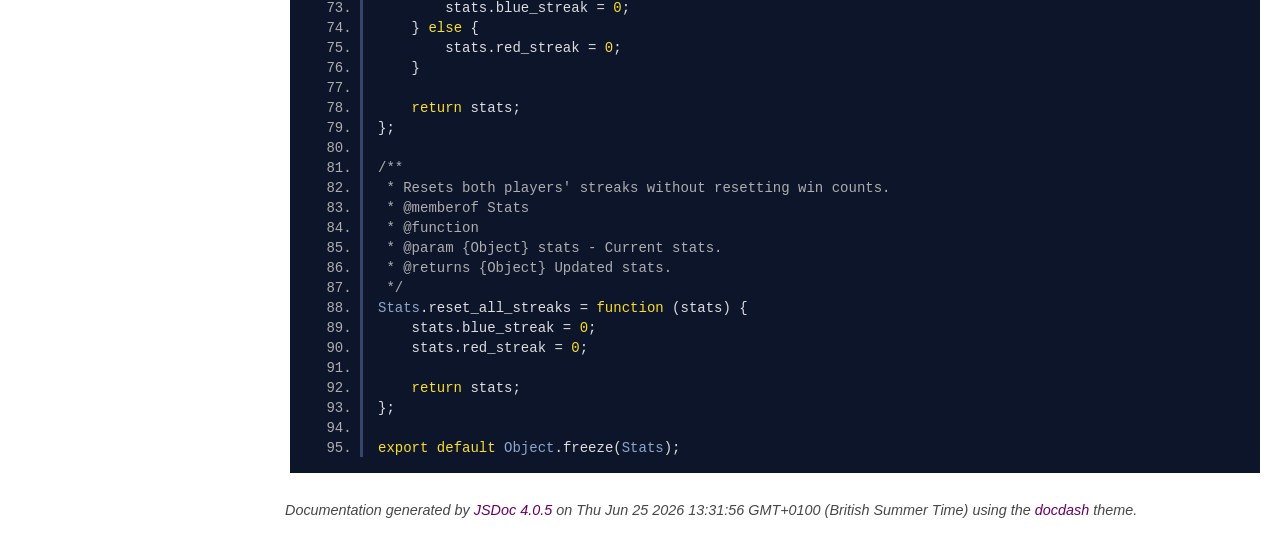
<file: docs/Stats.js.html>
<!DOCTYPE html>
<html lang="en">
<head>
    
    <meta charset="utf-8">
    <title>Stats.js - Documentation</title>
    
    
    <script src="scripts/prettify/prettify.js"></script>
    <script src="scripts/prettify/lang-css.js"></script>
    <!--[if lt IE 9]>
      <script src="//html5shiv.googlecode.com/svn/trunk/html5.js"></script>
    <![endif]-->
    <link type="text/css" rel="stylesheet" href="styles/prettify.css">
    <link type="text/css" rel="stylesheet" href="styles/jsdoc.css">
    <script src="scripts/nav.js" defer></script>
    
    <meta name="viewport" content="width=device-width, initial-scale=1.0">
</head>
<body>

<input type="checkbox" id="nav-trigger" class="nav-trigger" />
<label for="nav-trigger" class="navicon-button x">
  <div class="navicon"></div>
</label>

<label for="nav-trigger" class="overlay"></label>

<nav >
    
    
    <h2><a href="index.html">Home</a></h2><h3>Namespaces</h3><ul><li><a href="Memory.html">Memory</a><ul class='methods'><li data-type='method'><a href="Memory.html#.check_player_won">check_player_won</a></li><li data-type='method'><a href="Memory.html#.create_game">create_game</a></li><li data-type='method'><a href="Memory.html#.distance_to_overtake">distance_to_overtake</a></li><li data-type='method'><a href="Memory.html#.get_forward_index">get_forward_index</a></li><li data-type='method'><a href="Memory.html#.get_forward_tile">get_forward_tile</a></li><li data-type='method'><a href="Memory.html#.matching">matching</a></li><li data-type='method'><a href="Memory.html#.matching_tile_array">matching_tile_array</a></li><li data-type='method'><a href="Memory.html#.move_current_player">move_current_player</a></li><li data-type='method'><a href="Memory.html#.play_turn">play_turn</a></li><li data-type='method'><a href="Memory.html#.reset_game">reset_game</a></li><li data-type='method'><a href="Memory.html#.shuffle">shuffle</a></li><li data-type='method'><a href="Memory.html#.switch_player">switch_player</a></li><li data-type='method'><a href="Memory.html#.update_pointer">update_pointer</a></li><li data-type='method'><a href="Memory.html#.walking_tile_array">walking_tile_array</a></li><li data-type='method'><a href="Memory.html#.win_condition">win_condition</a></li></ul></li><li><a href="Stats.html">Stats</a><ul class='methods'><li data-type='method'><a href="Stats.html#.create_stats">create_stats</a></li><li data-type='method'><a href="Stats.html#.reset_all_streaks">reset_all_streaks</a></li><li data-type='method'><a href="Stats.html#.reset_streak">reset_streak</a></li><li data-type='method'><a href="Stats.html#.update_streak">update_streak</a></li></ul></li></ul><h3>Global</h3><ul><li><a href="global.html#Game">Game</a></li><li><a href="global.html#TurnResult">TurnResult</a></li><li><a href="global.html#wordlist">wordlist</a></li></ul>
    
</nav>

<div id="main">
    
    <h1 class="page-title">Stats.js</h1>
    

    



    
    <section>
        <article>
            <pre class="prettyprint source linenums"><code>/**
 * Stats.js is a module to keep track of the score of "Picnic Panic".
 * It contains each player's correct streak and number of wins.
 * @namespace Stats
 * @author Preme Chaisen
 * @version 2026
 */
const Stats = Object.create(null);

/**
 * Creates a new stats object.
 * @memberof Stats
 * @function
 * @returns {Object} Initial stats.
 */
Stats.create_stats = function () {
    return {
        blue_streak: 0,
        red_streak: 0,
        best_streak: 0,
        best_streak_player: 0,
        wins: [0, 0]
    };
};

/**
 * Updates the current player's streak and win count after a turn.
 * @memberof Stats
 * @function
 * @param {Object} stats Current stats.
 * @param {Object} result The result returned by Memory.play_turn.
 * @param {boolean} result.matched True if the player picked correctly.
 * @param {boolean} result.won True if the player won the game.
 * @param {number} current_player Index of the player before the turn.
 * @returns {Object} Updated stats.
 */
Stats.update_streak = function (stats, result, current_player) {
    if (result.matched) {
        if (current_player === 0) {
            stats.blue_streak += 1;
            if (stats.blue_streak > stats.best_streak) {
                stats.best_streak = stats.blue_streak;
                stats.best_streak_player = 0;
            }
        } else {
            stats.red_streak += 1;
            if (stats.red_streak > stats.best_streak) {
                stats.best_streak = stats.red_streak;
                stats.best_streak_player = 1;
            }
        }
    } else {
        stats = Stats.reset_streak(stats, current_player);
    }

    if (result.won) {
        stats.wins[current_player] += 1;
    }

    return stats;
};

/**
 * Resets a player's streak.
 * @memberof Stats
 * @function
 * @param {Object} stats - Current stats.
 * @param {number} current_player - Index of the player whose streak resets.
 * @returns {Object} Updated stats.
 */
Stats.reset_streak = function (stats, current_player) {
    if (current_player === 0) {
        stats.blue_streak = 0;
    } else {
        stats.red_streak = 0;
    }

    return stats;
};

/**
 * Resets both players' streaks without resetting win counts.
 * @memberof Stats
 * @function
 * @param {Object} stats - Current stats.
 * @returns {Object} Updated stats.
 */
Stats.reset_all_streaks = function (stats) {
    stats.blue_streak = 0;
    stats.red_streak = 0;

    return stats;
};

export default Object.freeze(Stats);</code></pre>
        </article>
    </section>




    
    
</div>

<br class="clear">

<footer>
    Documentation generated by <a href="https://github.com/jsdoc3/jsdoc">JSDoc 4.0.5</a> on Thu Jun 25 2026 13:31:56 GMT+0100 (British Summer Time) using the <a href="https://github.com/clenemt/docdash">docdash</a> theme.
</footer>

<script>prettyPrint();</script>
<script src="scripts/polyfill.js"></script>
<script src="scripts/linenumber.js"></script>



    <link type="text/css" rel="stylesheet" href="custom.css">
    
</body>
</html>
</file>
<file: docs/styles/prettify.css>
.pln {
  color: #ddd;
}

/* string content */
.str {
  color: #61ce3c;
}

/* a keyword */
.kwd {
  color: #fbde2d;
}

/* a comment */
.com {
  color: #aeaeae;
}

/* a type name */
.typ {
  color: #8da6ce;
}

/* a literal value */
.lit {
  color: #fbde2d;
}

/* punctuation */
.pun {
  color: #ddd;
}

/* lisp open bracket */
.opn {
  color: #000000;
}

/* lisp close bracket */
.clo {
  color: #000000;
}

/* a markup tag name */
.tag {
  color: #8da6ce;
}

/* a markup attribute name */
.atn {
  color: #fbde2d;
}

/* a markup attribute value */
.atv {
  color: #ddd;
}

/* a declaration */
.dec {
  color: #EF5050;
}

/* a variable name */
.var {
  color: #c82829;
}

/* a function name */
.fun {
  color: #4271ae;
}

/* Specify class=linenums on a pre to get line numbering */
ol.linenums {
  margin-top: 0;
  margin-bottom: 0;
  padding-bottom: 2px;
}
</file>
<file: docs/styles/jsdoc.css>
* {
  box-sizing: border-box
}

html, body {
  height: 100%;
  width: 100%;
}

body {
  color: #4d4e53;
  background-color: white;
  margin: 0 auto;
  padding: 0 20px;
  font-family: 'Helvetica Neue', Helvetica, sans-serif;
  font-size: 16px;
}

img {
  max-width: 100%;
}

a,
a:active {
  color: #606;
  text-decoration: none;
}

a:hover {
  text-decoration: none;
}

article a {
  border-bottom: 1px solid #ddd;
}

article a:hover, article a:active {
  border-bottom-color: #222;
}

article .description a {
    word-break: break-word;
}

p, ul, ol, blockquote {
  margin-bottom: 1em;
  line-height: 160%;
}

h1, h2, h3, h4, h5, h6 {
  font-family: 'Montserrat', sans-serif;
}

h1, h2, h3, h4, h5, h6 {
  color: #000;
  font-weight: 400;
  margin: 0;
}

h1 {
  font-weight: 300;
  font-size: 48px;
  margin: 1em 0 .5em;
}

h1.page-title {
  font-size: 48px;
  margin: 1em 30px;
  line-height: 100%;
  word-wrap: break-word;
}

h2 {
  font-size: 24px;
  margin: 1.5em 0 .3em;
}

h3 {
  font-size: 24px;
  margin: 1.2em 0 .3em;
}

h4 {
  font-size: 18px;
  margin: 1em 0 .2em;
  color: #4d4e53;
}

h4.name {
  color: #fff;
  background: #6d426d;
  box-shadow: 0 .25em .5em #d3d3d3;
  border-top: 1px solid #d3d3d3;
  border-bottom: 1px solid #d3d3d3;
  margin: 1.5em 0 0.5em;
  padding: .75em 0 .75em 10px;
}

h4.name a {
  color: #fc83ff;
}

h4.name a:hover {
  border-bottom-color: #fc83ff;
}

h5, .container-overview .subsection-title {
  font-size: 120%;
  letter-spacing: -0.01em;
  margin: 8px 0 3px 0;
}

h6 {
  font-size: 100%;
  letter-spacing: -0.01em;
  margin: 6px 0 3px 0;
  font-style: italic;
}

.usertext h1 {
  font-family: "Source Sans Pro";
  font-size: 24px;
  margin: 2.5em 0 1em;
  font-weight: 400;
}

.usertext h2 {
  font-family: "Source Sans Pro";
  font-size: 18px;
  margin: 2em 0 0.5em;
  font-weight: 400;

}

.usertext h3 {
  font-family: "Source Sans Pro";
  font-size: 15px;
  margin: 1.5em 0 0;
  font-weight: 400;
}

.usertext h4 {
  font-family: "Source Sans Pro";
  font-size: 14px;
  margin: 0 0 0;
  font-weight: 400;
}

.usertext h5 {
  font-size: 12px;
  margin: 1em 0 0;
  font-weight: normal;
  color: #666;
}

.usertext h6 {
  font-size: 11px;
  margin: 1em 0 0;
  font-weight: normal;
  font-style: normal;
  color: #666;
}


tt, code, kbd, samp, pre {
  font-family: Consolas, Monaco, 'Andale Mono', monospace;
  background: #f4f4f4;
}

tt, code, kbd, samp{
  padding: 1px 5px;
}

pre {
  padding-bottom: 1em;
}  

.class-description {
  font-size: 130%;
  line-height: 140%;
  margin-bottom: 1em;
  margin-top: 1em;
}

.class-description:empty {
  margin: 0
}

#main {
  float: right;
  width: calc(100% - 240px);
}

header {
  display: block
}

section {
  display: block;
  background-color: #fff;
  padding: 0 0 0 30px;
}

.variation {
  display: none
}

.signature-attributes {
  font-size: 60%;
  color: #eee;
  font-style: italic;
  font-weight: lighter;
}

nav {
  float: left;
  display: block;
  width: 250px;
  background: #fff;
  overflow: auto;
  position: fixed;
  height: 100%;
}

nav #nav-search{
    width: 210px;
    height: 30px;
    padding: 5px 10px;
    font-size: 12px;
    line-height: 1.5;
    border-radius: 3px;
    margin-right: 20px;
    margin-top: 20px;
}

nav.wrap a{
    word-wrap: break-word;
}

nav h3 {
  margin-top: 12px;
  font-size: 13px;
  text-transform: uppercase;
  letter-spacing: 1px;
  font-weight: 700;
  line-height: 24px;
  margin: 15px 0 10px;
  padding: 0;
  color: #000;
}

nav h3.collapsed_header {
  cursor: pointer;
}

nav ul {
  font-family: 'Lucida Grande', 'Lucida Sans Unicode', arial, sans-serif;
  font-size: 100%;
  line-height: 17px;
  padding: 0;
  margin: 0;
  list-style-type: none;
}

nav ul a,
nav ul a:active {
  font-family: 'Montserrat', sans-serif;
  line-height: 18px;
  padding: 0;
  display: block;
  font-size: 12px;
}

nav a:hover,
nav a:active {
  color: #606;
}

nav > ul {
  padding: 0 10px;
}

nav > ul > li > a {
  color: #606;
  margin-top: 10px;
}

nav ul ul a {
  color: hsl(207, 1%, 60%);
  border-left: 1px solid hsl(207, 10%, 86%);
}

nav ul ul a,
nav ul ul a:active {
  padding-left: 20px
}

nav h2 {
   font-size: 13px;
   margin: 10px 0 0 0;
   padding: 0;
}

nav > h2 > a {
   margin: 10px 0 -10px;
   color: #606 !important;
}

footer {
  color: hsl(0, 0%, 28%);
  margin-left: 250px;
  display: block;
  padding: 15px;
  font-style: italic;
  font-size: 90%;
}

.ancestors {
  color: #999
}

.ancestors a {
   color: #999 !important;
}

.clear {
  clear: both
}

.important {
  font-weight: bold;
  color: #950B02;
}

.yes-def {
  text-indent: -1000px
}

.type-signature {
  color: #CA79CA
}

.type-signature:last-child {
  color: #eee;
}

.name, .signature {
  font-family: Consolas, Monaco, 'Andale Mono', monospace
}

.signature {
    color: #fc83ff;
}

.details {
  margin-top: 6px;
  border-left: 2px solid #DDD;
  line-height: 20px;
  font-size: 14px;
}

.details dt {
   width: auto;
   float: left;
   padding-left: 10px;
}

.details dd {
   margin-left: 70px;
   margin-top: 6px;
   margin-bottom: 6px;
}

.details ul {
   margin: 0
}

.details ul {
   list-style-type: none
}

.details pre.prettyprint {
   margin: 0
}

.details .object-value {
   padding-top: 0
}

.description {
  margin-bottom: 1em;
  margin-top: 1em;
}

.code-caption {
  font-style: italic;
  font-size: 107%;
  margin: 0;
}

.prettyprint {
  font-size: 14px;
  overflow: auto;
}

.prettyprint.source {
  width: inherit;
  line-height: 18px;
  display: block;
  background-color: #0d152a;
  color: #aeaeae;
}

.prettyprint code {
  line-height: 18px;
  display: block;
  background-color: #0d152a;
  color: #4D4E53;
}

.prettyprint > code {
  padding: 15px;
}

.prettyprint .linenums code {
  padding: 0 15px
}

.prettyprint .linenums li:first-of-type code {
  padding-top: 15px
}

.prettyprint code span.line {
  display: inline-block
}

.prettyprint.linenums {
  padding-left: 70px;
  -webkit-user-select: none;
  -moz-user-select: none;
  -ms-user-select: none;
  user-select: none;
}

.prettyprint.linenums ol {
   padding-left: 0
}

.prettyprint.linenums li {
   border-left: 3px #34446B solid;
}

.prettyprint.linenums li.selected, .prettyprint.linenums li.selected * {
   background-color: #34446B;
}

.prettyprint.linenums li * {
   -webkit-user-select: text;
   -moz-user-select: text;
   -ms-user-select: text;
   user-select: text;
}

.prettyprint.linenums li code:empty:after {
  content:"";
  display:inline-block;
  width:0px;
}

table {
  border-spacing: 0;
  border: 1px solid #ddd;
  border-collapse: collapse;
  border-radius: 3px;
  box-shadow: 0 1px 3px rgba(0,0,0,0.1);
  width: 100%;
  font-size: 14px;
  margin: 1em 0;
}

td, th {
   margin: 0px;
   text-align: left;
   vertical-align: top;
   padding: 10px;
   display: table-cell;
}

thead tr, thead tr {
   background-color: #fff;
   font-weight: bold;
   border-bottom: 1px solid #ddd;
}

.params .type {
  white-space: nowrap;
}

.params code {
  white-space: pre;
}

.params td, .params .name, .props .name, .name code {
   color: #4D4E53;
   font-family: Consolas, Monaco, 'Andale Mono', monospace;
   font-size: 100%;
}

.params td {
   border-top: 1px solid #eee
}

.params td.description > p:first-child, .props td.description > p:first-child {
   margin-top: 0;
   padding-top: 0;
}

.params td.description > p:last-child, .props td.description > p:last-child {
   margin-bottom: 0;
   padding-bottom: 0;
}

span.param-type, .params td .param-type, .param-type dd {
   color: #606;
  font-family: Consolas, Monaco, 'Andale Mono', monospace
}

.param-type dt, .param-type dd {
  display: inline-block
}

.param-type {
  margin: 14px 0;
}

.disabled {
  color: #454545
}

/* navicon button */
.navicon-button {
  display: none;
  position: relative;
  padding: 2.0625rem 1.5rem;
  transition: 0.25s;
  cursor: pointer;
  -webkit-user-select: none;
     -moz-user-select: none;
      -ms-user-select: none;
          user-select: none;
  opacity: .8;
}
.navicon-button .navicon:before, .navicon-button .navicon:after {
  transition: 0.25s;
}
.navicon-button:hover {
  transition: 0.5s;
  opacity: 1;
}
.navicon-button:hover .navicon:before, .navicon-button:hover .navicon:after {
  transition: 0.25s;
}
.navicon-button:hover .navicon:before {
  top: .825rem;
}
.navicon-button:hover .navicon:after {
  top: -.825rem;
}

/* navicon */
.navicon {
  position: relative;
  width: 2.5em;
  height: .3125rem;
  background: #000;
  transition: 0.3s;
  border-radius: 2.5rem;
}
.navicon:before, .navicon:after {
  display: block;
  content: "";
  height: .3125rem;
  width: 2.5rem;
  background: #000;
  position: absolute;
  z-index: -1;
  transition: 0.3s 0.25s;
  border-radius: 1rem;
}
.navicon:before {
  top: .625rem;
}
.navicon:after {
  top: -.625rem;
}

/* open */
.nav-trigger:checked + label:not(.steps) .navicon:before,
.nav-trigger:checked + label:not(.steps) .navicon:after {
  top: 0 !important;
}

.nav-trigger:checked + label .navicon:before,
.nav-trigger:checked + label .navicon:after {
  transition: 0.5s;
}

/* Minus */
.nav-trigger:checked + label {
  -webkit-transform: scale(0.75);
          transform: scale(0.75);
}

/* × and + */
.nav-trigger:checked + label.plus .navicon,
.nav-trigger:checked + label.x .navicon {
  background: transparent;
}

.nav-trigger:checked + label.plus .navicon:before,
.nav-trigger:checked + label.x .navicon:before {
  -webkit-transform: rotate(-45deg);
          transform: rotate(-45deg);
  background: #FFF;
}

.nav-trigger:checked + label.plus .navicon:after,
.nav-trigger:checked + label.x .navicon:after {
  -webkit-transform: rotate(45deg);
          transform: rotate(45deg);
  background: #FFF;
}

.nav-trigger:checked + label.plus {
  -webkit-transform: scale(0.75) rotate(45deg);
          transform: scale(0.75) rotate(45deg);
}

.nav-trigger:checked ~ nav {
  left: 0 !important;
}

.nav-trigger:checked ~ .overlay {
  display: block;
}

.nav-trigger {
  position: fixed;
  top: 0;
  clip: rect(0, 0, 0, 0);
}

.overlay {
  display: none;
  position: fixed;
  top: 0;
  bottom: 0;
  left: 0;
  right: 0;
  width: 100%;
  height: 100%;
  background: hsla(0, 0%, 0%, 0.5);
  z-index: 1;
}

/* nav level */
.level-hide {
    display: none;
}
html[data-search-mode] .level-hide {
    display: block;
}


@media only screen and (max-width: 680px) {
  body {
    overflow-x: hidden;
  }

  nav {
    background: #FFF;
    width: 250px;
    height: 100%;
    position: fixed;
    top: 0;
    right: 0;
    bottom: 0;
    left: -250px;
    z-index: 3;
    padding: 0 10px;
    transition: left 0.2s;
  }

  .navicon-button {
    display: inline-block;
    position: fixed;
    top: 1.5em;
    right: 0;
    z-index: 2;
  }

  #main {
    width: 100%;
  }

  #main h1.page-title {
    margin: 1em 0;
  }

  #main section {
    padding: 0;
  }

  footer {
    margin-left: 0;
  }
}

/** Add a '#' to static members */
[data-type="member"] a::before {
  content: '#';
  display: inline-block;
  margin-left: -14px;
  margin-right: 5px;
}

#disqus_thread{
    margin-left: 30px;
}

@font-face {
  font-family: 'Montserrat';
  font-style: normal;
  font-weight: 400;
  src: url('../fonts/Montserrat/Montserrat-Regular.eot'); /* IE9 Compat Modes */
  src: url('../fonts/Montserrat/Montserrat-Regular.eot?#iefix') format('embedded-opentype'), /* IE6-IE8 */
       url('../fonts/Montserrat/Montserrat-Regular.woff2') format('woff2'), /* Super Modern Browsers */
       url('../fonts/Montserrat/Montserrat-Regular.woff') format('woff'), /* Pretty Modern Browsers */
       url('../fonts/Montserrat/Montserrat-Regular.ttf')  format('truetype'); /* Safari, Android, iOS */
}

@font-face {
  font-family: 'Montserrat';
  font-style: normal;
  font-weight: 700;
  src: url('../fonts/Montserrat/Montserrat-Bold.eot'); /* IE9 Compat Modes */
  src: url('../fonts/Montserrat/Montserrat-Bold.eot?#iefix') format('embedded-opentype'), /* IE6-IE8 */
       url('../fonts/Montserrat/Montserrat-Bold.woff2') format('woff2'), /* Super Modern Browsers */
       url('../fonts/Montserrat/Montserrat-Bold.woff') format('woff'), /* Pretty Modern Browsers */
       url('../fonts/Montserrat/Montserrat-Bold.ttf')  format('truetype'); /* Safari, Android, iOS */
}

@font-face {
    font-family: 'Source Sans Pro';
    src: url('../fonts/Source-Sans-Pro/sourcesanspro-regular-webfont.eot');
    src: url('../fonts/Source-Sans-Pro/sourcesanspro-regular-webfont.eot?#iefix') format('embedded-opentype'),
         url('../fonts/Source-Sans-Pro/sourcesanspro-regular-webfont.woff2') format('woff2'),
         url('../fonts/Source-Sans-Pro/sourcesanspro-regular-webfont.woff') format('woff'),
         url('../fonts/Source-Sans-Pro/sourcesanspro-regular-webfont.ttf') format('truetype'),
         url('../fonts/Source-Sans-Pro/sourcesanspro-regular-webfont.svg#source_sans_proregular') format('svg');
    font-weight: 400;
    font-style: normal;
}

@font-face {
    font-family: 'Source Sans Pro';
    src: url('../fonts/Source-Sans-Pro/sourcesanspro-light-webfont.eot');
    src: url('../fonts/Source-Sans-Pro/sourcesanspro-light-webfont.eot?#iefix') format('embedded-opentype'),
         url('../fonts/Source-Sans-Pro/sourcesanspro-light-webfont.woff2') format('woff2'),
         url('../fonts/Source-Sans-Pro/sourcesanspro-light-webfont.woff') format('woff'),
         url('../fonts/Source-Sans-Pro/sourcesanspro-light-webfont.ttf') format('truetype'),
         url('../fonts/Source-Sans-Pro/sourcesanspro-light-webfont.svg#source_sans_prolight') format('svg');
    font-weight: 300;
    font-style: normal;

}
</file>
<file: docs/custom.css>
h4
{
    font-size: 20pt;
    font-weight: bold;
}

.type-signature.type-signature-static
{
    display: none;
}

nav ul a, nav ul a:active {
    font-size: 11pt;
}
</file>
